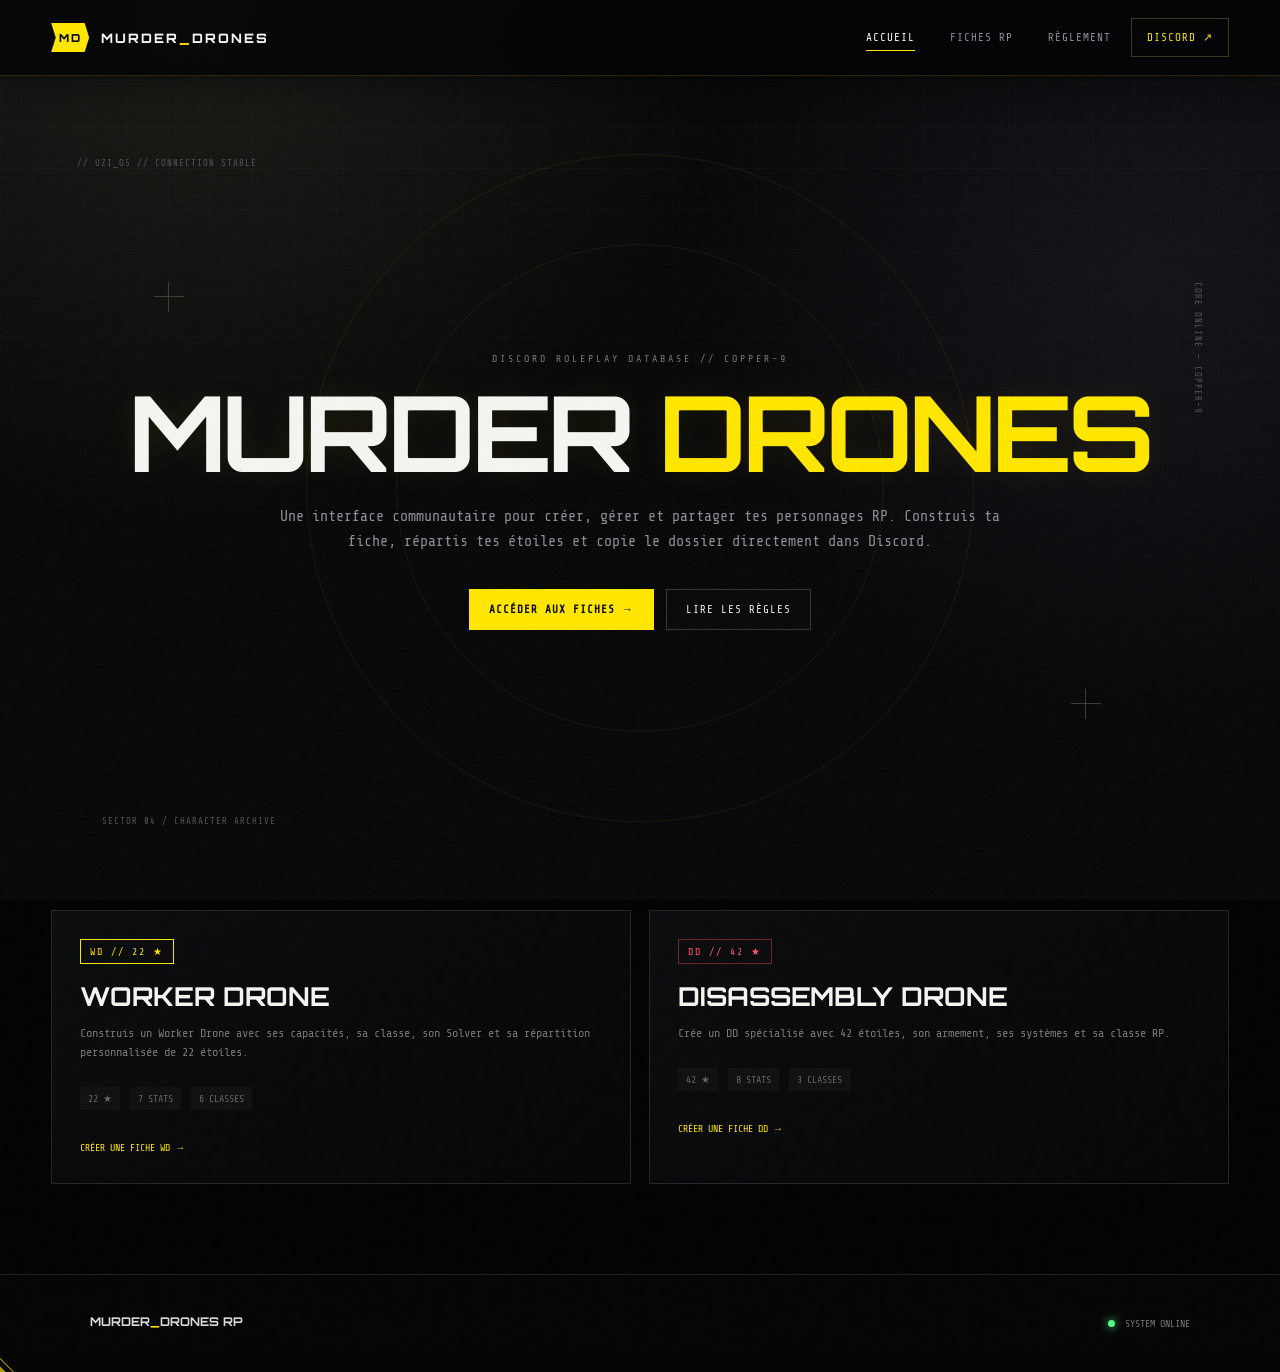
<file: index.html>
<!doctype html><html lang="fr"><head><meta charset="utf-8"><meta name="viewport" content="width=device-width,initial-scale=1"><title>Murder Drones RP // Database</title><link rel="stylesheet" href="assets/style.css"></head><body><div class="static-noise"></div><div class="boot"><div class="boot-inner"><div class="boot-line"><span>MD_RP_SYSTEM</span><span>v2.0</span></div><div class="boot-line"><span>LOADING CHARACTER DATABASE</span><span>...</span></div><div class="boot-bar"><i></i></div><div class="boot-skip">CLICK TO SKIP INITIALIZATION</div></div></div><div class="scanlines"></div><div class="noise"></div>
<header class="site-header"><a class="brand" href="index.html"><span class="brand-mark">MD</span><span>MURDER<span class="yellow">_</span>DRONES</span></a><button class="menu-toggle">☰</button><nav class="main-nav"><a class="active" href="index.html">ACCUEIL</a><a href="pages/fiches.html">FICHES RP</a><a href="pages/regles.html">RÈGLEMENT</a><a class="discord" href="https://discord.gg/mdroleplay">DISCORD ↗</a></nav></header>
<main><section class="hero"><div class="hero-hud"><span class="hud t">// UZI_OS // CONNECTION STABLE</span><span class="hud r">CORE ONLINE — COPPER-9</span><span class="hud b">SECTOR 04 / CHARACTER ARCHIVE</span><i class="cross c1"></i><i class="cross c2"></i></div><div class="hero-content"><span class="eyebrow">DISCORD ROLEPLAY DATABASE // COPPER-9</span><h1 class="glitch" data-text="MURDER DRONES">MURDER <span>DRONES</span></h1><p>Une interface communautaire pour créer, gérer et partager tes personnages RP. Construis ta fiche, répartis tes étoiles et copie le dossier directement dans Discord.</p><div class="hero-actions"><a class="btn btn-primary" href="pages/fiches.html">ACCÉDER AUX FICHES →</a><a class="btn" href="pages/regles.html">LIRE LES RÈGLES</a></div></div></section>
<section class="page" style="padding-top:10px"><div class="cards two"><a class="card dossier glitch-hover" href="pages/fiche-wd.html" data-text="WORKER DRONE"><span class="type-tag wd">WD // 22 ★</span><h2>WORKER DRONE</h2><p>Construis un Worker Drone avec ses capacités, sa classe, son Solver et sa répartition personnalisée de 22 étoiles.</p><div class="mini-stats"><span>22 ★</span><span>7 STATS</span><span>6 CLASSES</span></div><span class="card-link">CRÉER UNE FICHE WD →</span></a><a class="card dossier glitch-hover" href="pages/fiche-dd.html"><span class="type-tag dd">DD // 42 ★</span><h2>DISASSEMBLY DRONE</h2><p>Crée un DD spécialisé avec 42 étoiles, son armement, ses systèmes et sa classe RP.</p><div class="mini-stats"><span>42 ★</span><span>8 STATS</span><span>3 CLASSES</span></div><span class="card-link">CRÉER UNE FICHE DD →</span></a></div></section></main>
<footer class="site-footer"><div><b>MURDER<span class="yellow">_</span>DRONES RP</b><small></small></div><span class="status"><i></i> SYSTEM ONLINE</span></footer><script src="assets/app.js"></script></body></html>
</file>
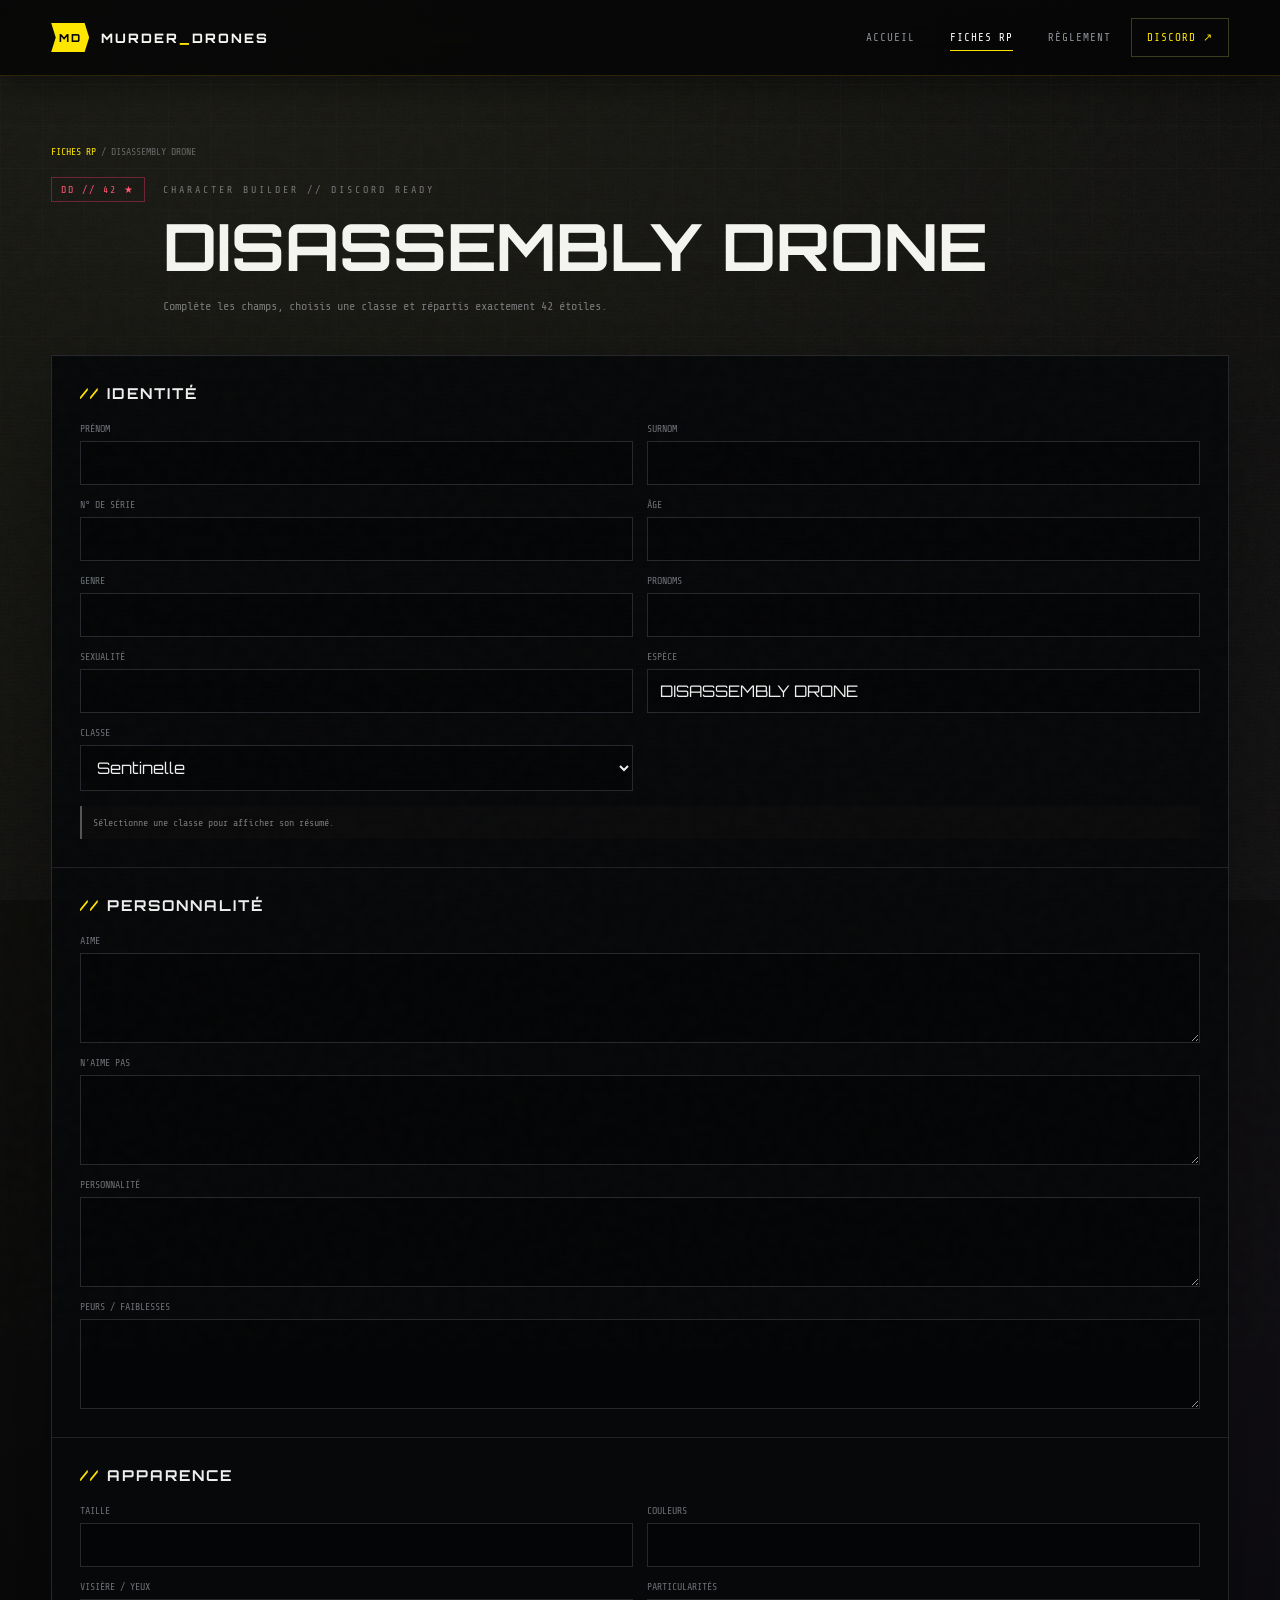
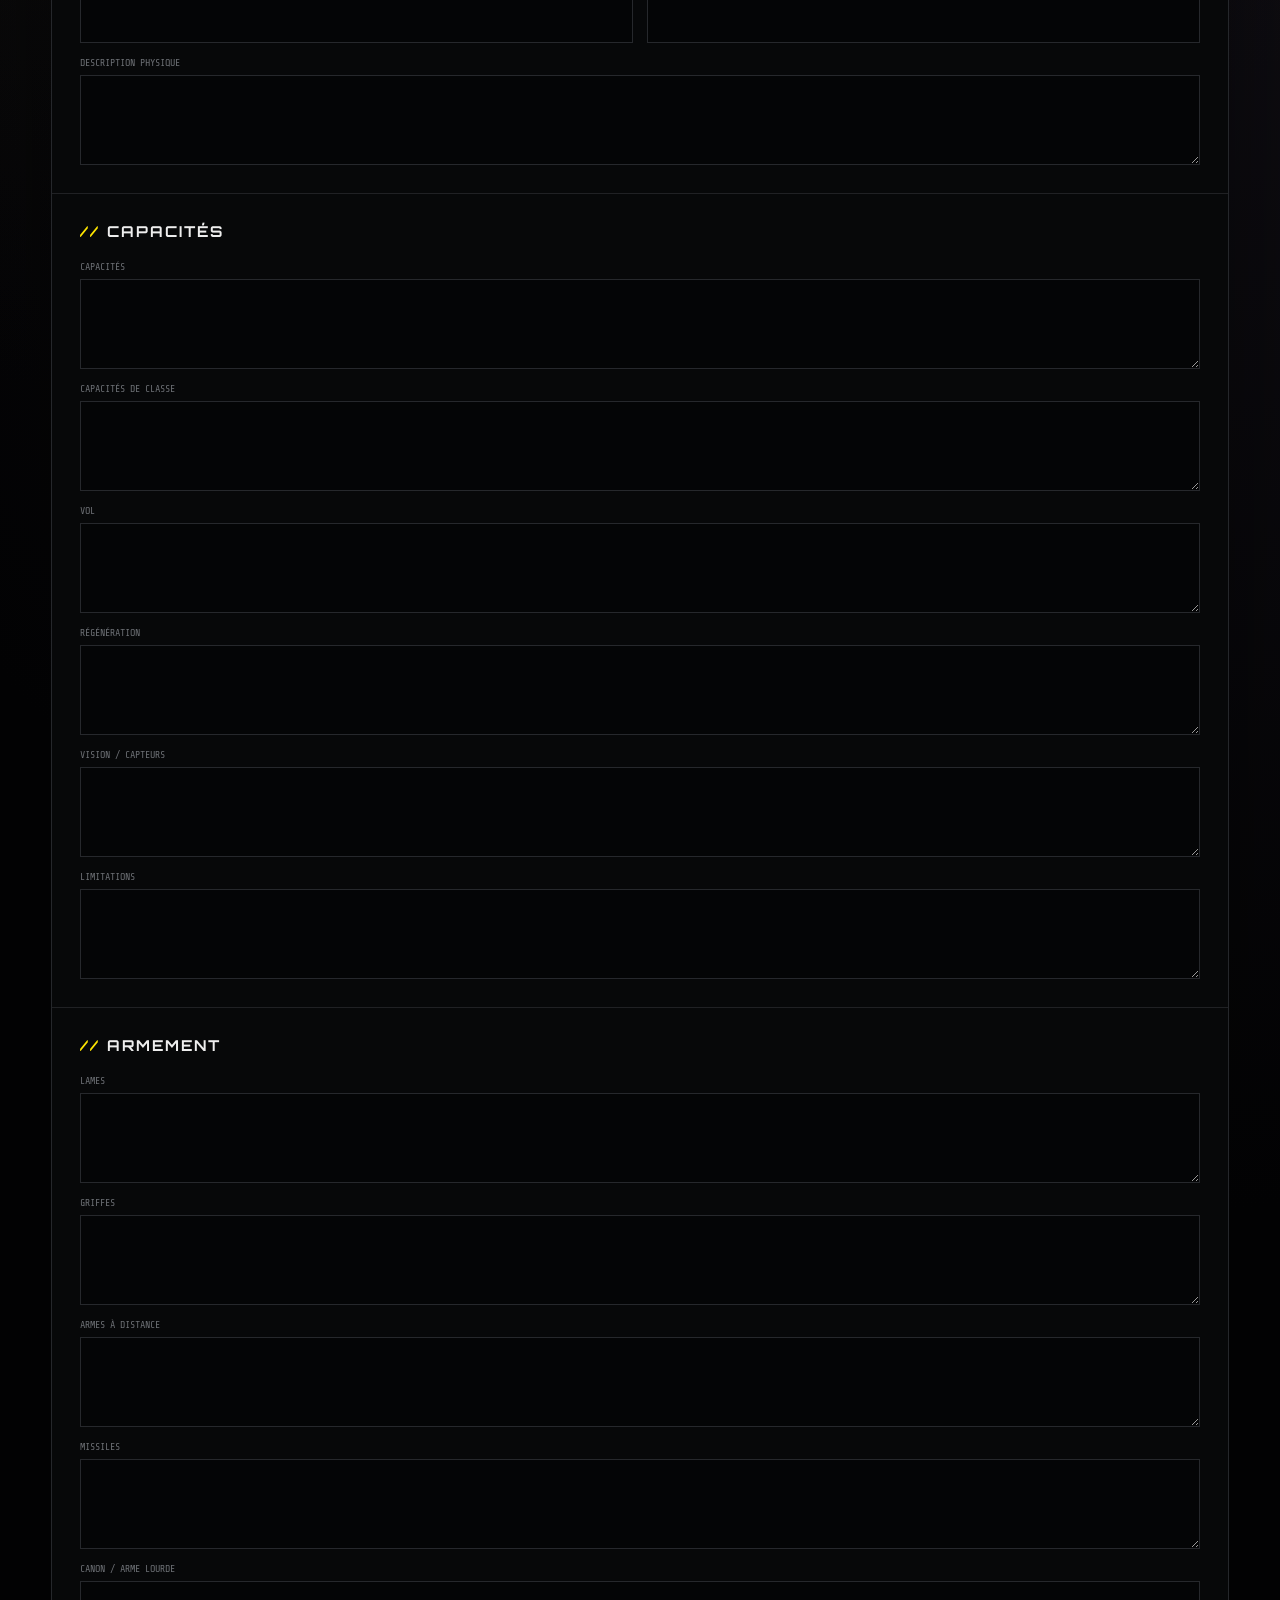
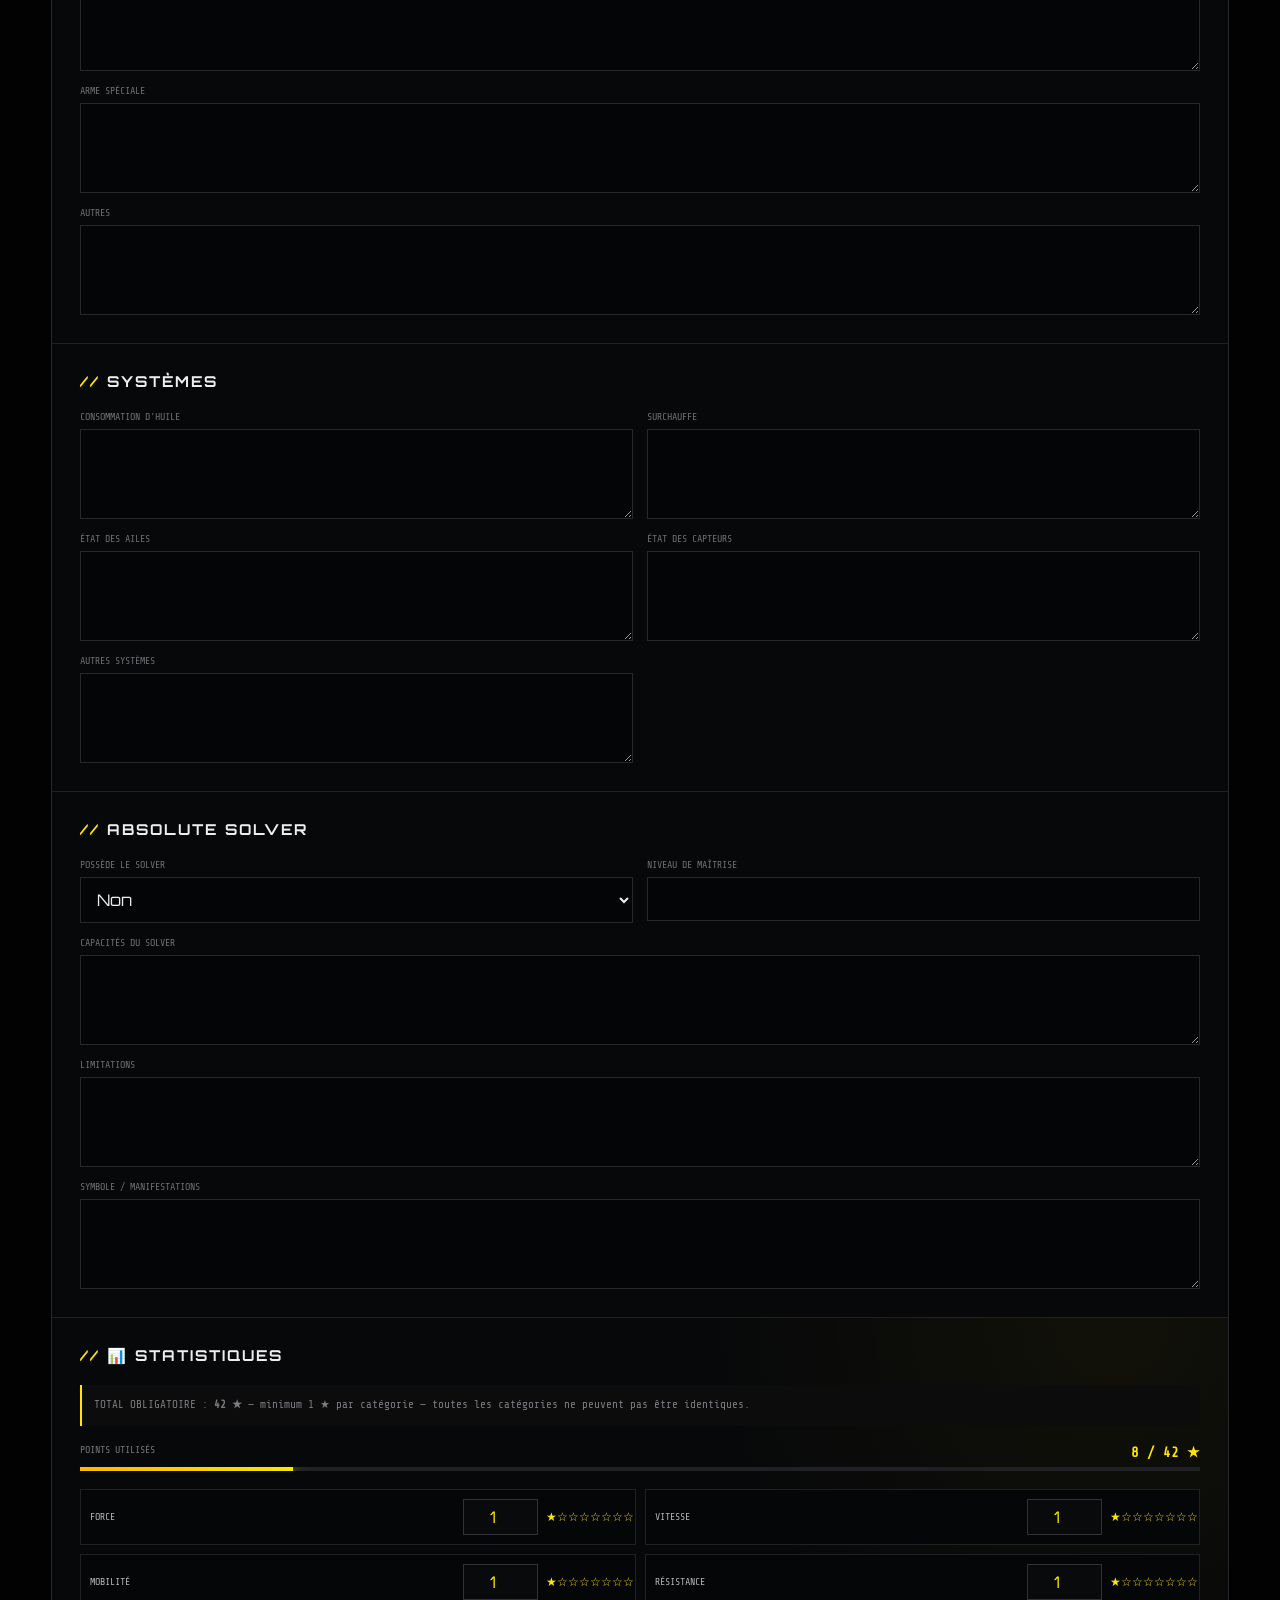
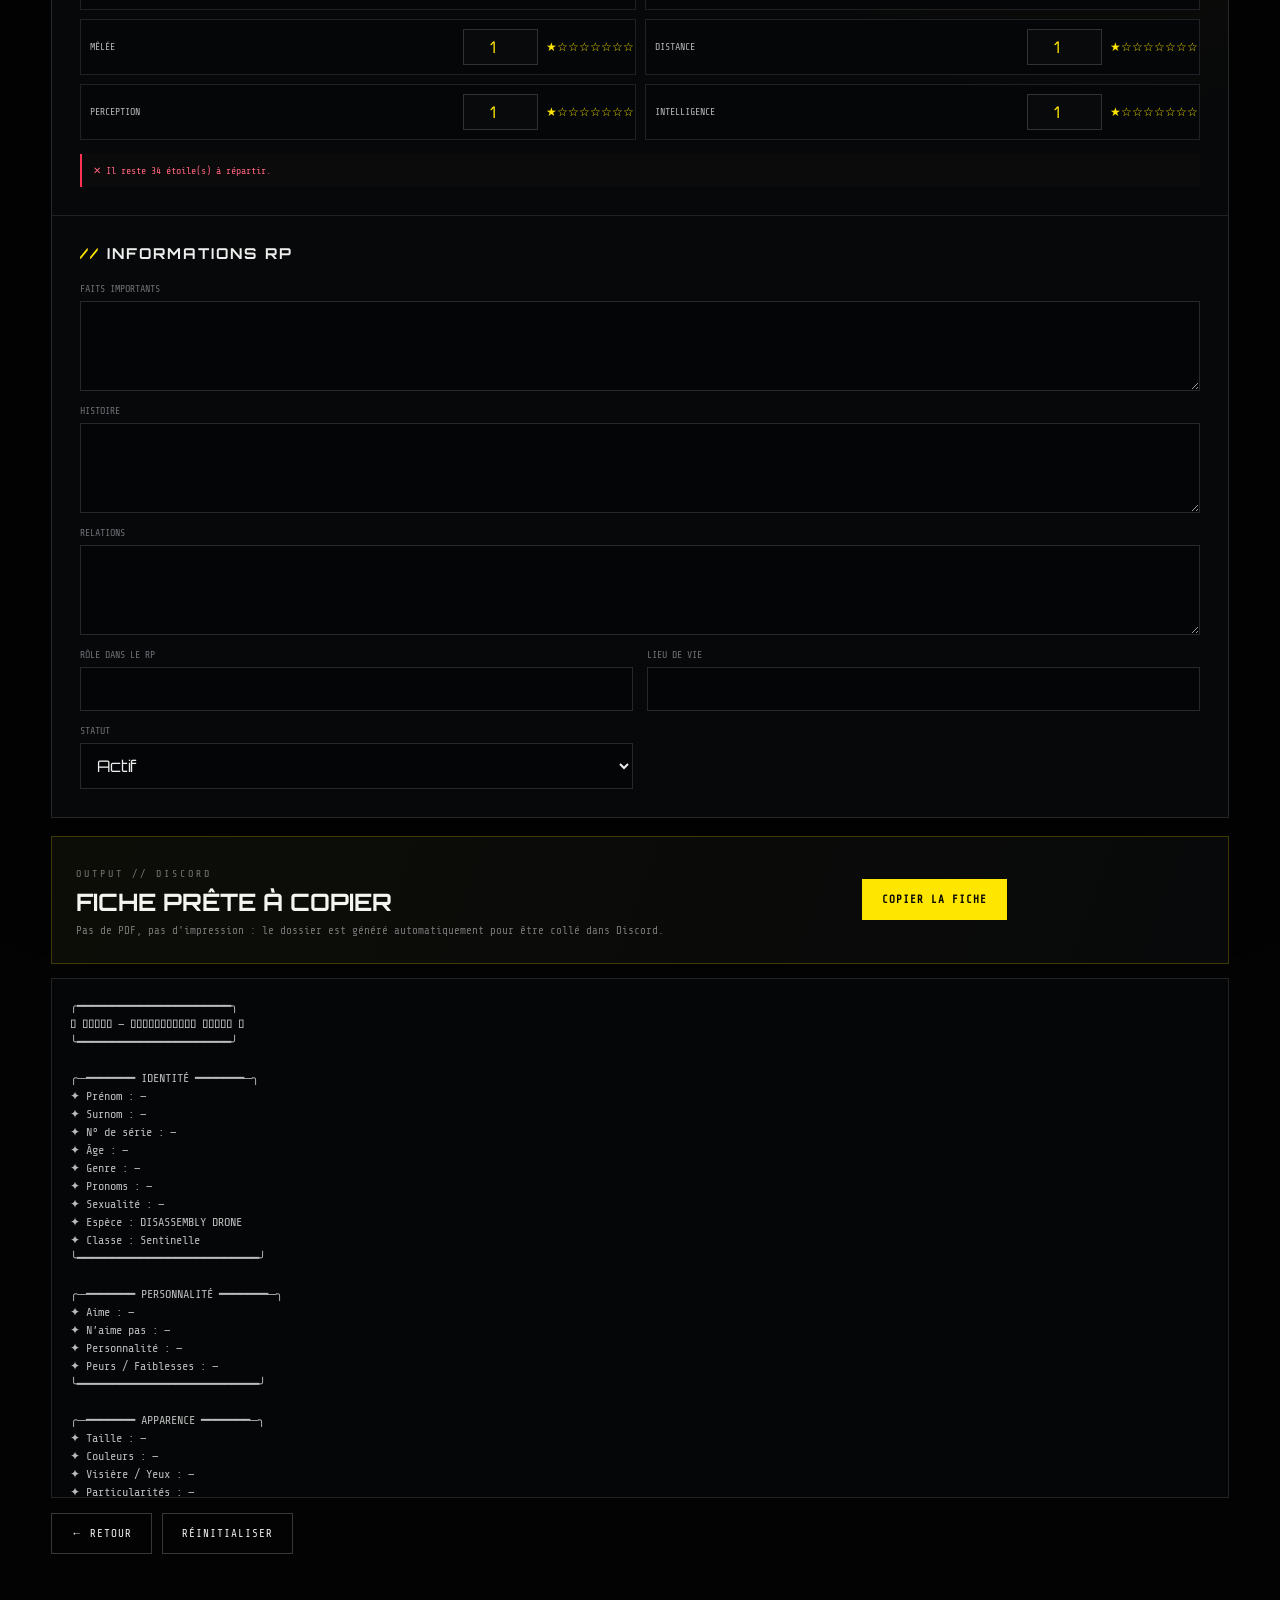
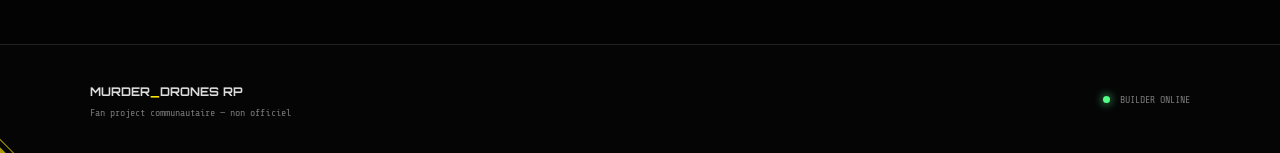
<file: pages/fiche-dd.html>
<!doctype html><html lang="fr"><head><meta charset="utf-8"><meta name="viewport" content="width=device-width,initial-scale=1"><title>DISASSEMBLY DRONE // Character Builder</title><link rel="stylesheet" href="../assets/style.css"></head><body><div class="static-noise"></div><div class="scanlines"></div><div class="noise"></div><header class="site-header"><a class="brand" href="../index.html"><span class="brand-mark">MD</span><span>MURDER<span class="yellow">_</span>DRONES</span></a><button class="menu-toggle">☰</button><nav class="main-nav"><a href="../index.html">ACCUEIL</a><a class="active" href="fiches.html">FICHES RP</a><a href="regles.html">RÈGLEMENT</a><a class="discord" href="#">DISCORD ↗</a></nav></header><main class="page"><div class="breadcrumbs"><a href="fiches.html">FICHES RP</a> / DISASSEMBLY DRONE</div><section class="sheet-head"><span class="type-tag dd">DD // 42 ★</span><div><span class="eyebrow">CHARACTER BUILDER // DISCORD READY</span><h1>DISASSEMBLY DRONE</h1><p>Complète les champs, choisis une classe et répartis exactement 42 étoiles.</p></div></section><div class="dossier-wrap"><section class="dossier-section"><h2>IDENTITÉ</h2><div class="form-grid"><div class="field-input"><label>Prénom</label><input data-copy></div><div class="field-input"><label>Surnom</label><input data-copy></div><div class="field-input"><label>N° de série</label><input data-copy></div><div class="field-input"><label>Âge</label><input data-copy></div><div class="field-input"><label>Genre</label><input data-copy></div><div class="field-input"><label>Pronoms</label><input data-copy></div><div class="field-input"><label>Sexualité</label><input data-copy></div><div class="field-input"><label>Espèce</label><input value="DISASSEMBLY DRONE" readonly data-copy></div><div class="field-input"><label>Classe</label><select id="classSelect" data-copy><option>Sentinelle</option><option>Intercepteur</option><option>Chasseur</option></select></div></div><div id="classInfo" class="validation" style="margin-top:15px">Sélectionne une classe pour afficher son résumé.</div></section><section class="dossier-section"><h2>PERSONNALITÉ</h2><div class="form-grid"><div class="field-input full"><label>Aime</label><textarea data-copy></textarea></div><div class="field-input full"><label>N’aime pas</label><textarea data-copy></textarea></div><div class="field-input full"><label>Personnalité</label><textarea data-copy></textarea></div><div class="field-input full"><label>Peurs / Faiblesses</label><textarea data-copy></textarea></div></div></section><section class="dossier-section"><h2>APPARENCE</h2><div class="form-grid"><div class="field-input"><label>Taille</label><input data-copy></div><div class="field-input"><label>Couleurs</label><input data-copy></div><div class="field-input"><label>Visière / Yeux</label><input data-copy></div><div class="field-input"><label>Particularités</label><input data-copy></div><div class="field-input full"><label>Description physique</label><textarea data-copy></textarea></div></div></section><section class="dossier-section"><h2>CAPACITÉS</h2><div class="form-grid"><div class="field-input full"><label>Capacités</label><textarea data-copy></textarea></div><div class="field-input full"><label>Capacités de classe</label><textarea data-copy></textarea></div><div class="field-input full"><label>Vol</label><textarea data-copy></textarea></div><div class="field-input full"><label>Régénération</label><textarea data-copy></textarea></div><div class="field-input full"><label>Vision / Capteurs</label><textarea data-copy></textarea></div><div class="field-input full"><label>Limitations</label><textarea data-copy></textarea></div></div></section><section class="dossier-section"><h2>ARMEMENT</h2><div class="form-grid"><div class="field-input full"><label>Lames</label><textarea data-copy></textarea></div><div class="field-input full"><label>Griffes</label><textarea data-copy></textarea></div><div class="field-input full"><label>Armes à distance</label><textarea data-copy></textarea></div><div class="field-input full"><label>Missiles</label><textarea data-copy></textarea></div><div class="field-input full"><label>Canon / Arme lourde</label><textarea data-copy></textarea></div><div class="field-input full"><label>Arme spéciale</label><textarea data-copy></textarea></div><div class="field-input full"><label>Autres</label><textarea data-copy></textarea></div></div></section><section class="dossier-section"><h2>SYSTÈMES</h2><div class="form-grid"><div class="field-input"><label>Consommation d'huile</label><textarea data-copy></textarea></div><div class="field-input"><label>Surchauffe</label><textarea data-copy></textarea></div><div class="field-input"><label>État des ailes</label><textarea data-copy></textarea></div><div class="field-input"><label>État des capteurs</label><textarea data-copy></textarea></div><div class="field-input"><label>Autres systèmes</label><textarea data-copy></textarea></div></div></section><section class="dossier-section"><h2>ABSOLUTE SOLVER</h2><div class="form-grid"><div class="field-input"><label>Possède le Solver</label><select data-copy><option>Non</option><option>Oui</option></select></div><div class="field-input"><label>Niveau de maîtrise</label><input data-copy></div><div class="field-input full"><label>Capacités du Solver</label><textarea data-copy></textarea></div><div class="field-input full"><label>Limitations</label><textarea data-copy></textarea></div><div class="field-input full"><label>Symbole / Manifestations</label><textarea data-copy></textarea></div></div></section><section class="dossier-section stats-editor"><h2>📊 STATISTIQUES</h2><p class="rule">TOTAL OBLIGATOIRE : <b>42 ★</b> — minimum 1 ★ par catégorie — toutes les catégories ne peuvent pas être identiques.</p><div class="budget"><span>POINTS UTILISÉS</span><strong id="dd_used">0 / 42 ★</strong></div><div class="progress"><i id="dd_bar"></i></div><div class="stat-grid"><div class="stat-row"><label>FORCE</label><input class="star-input" data-stat data-name="FORCE" type="number" min="1" max="8" value="1"><span class="star-preview">★</span></div><div class="stat-row"><label>VITESSE</label><input class="star-input" data-stat data-name="VITESSE" type="number" min="1" max="8" value="1"><span class="star-preview">★</span></div><div class="stat-row"><label>MOBILITÉ</label><input class="star-input" data-stat data-name="MOBILITÉ" type="number" min="1" max="8" value="1"><span class="star-preview">★</span></div><div class="stat-row"><label>RÉSISTANCE</label><input class="star-input" data-stat data-name="RÉSISTANCE" type="number" min="1" max="8" value="1"><span class="star-preview">★</span></div><div class="stat-row"><label>MÊLÉE</label><input class="star-input" data-stat data-name="MÊLÉE" type="number" min="1" max="8" value="1"><span class="star-preview">★</span></div><div class="stat-row"><label>DISTANCE</label><input class="star-input" data-stat data-name="DISTANCE" type="number" min="1" max="8" value="1"><span class="star-preview">★</span></div><div class="stat-row"><label>PERCEPTION</label><input class="star-input" data-stat data-name="PERCEPTION" type="number" min="1" max="8" value="1"><span class="star-preview">★</span></div><div class="stat-row"><label>INTELLIGENCE</label><input class="star-input" data-stat data-name="INTELLIGENCE" type="number" min="1" max="8" value="1"><span class="star-preview">★</span></div></div><div class="validation bad" id="dd_validation">✕ Répartition incomplète.</div></section><section class="dossier-section"><h2>INFORMATIONS RP</h2><div class="form-grid"><div class="field-input full"><label>Faits importants</label><textarea data-copy></textarea></div><div class="field-input full"><label>Histoire</label><textarea data-copy></textarea></div><div class="field-input full"><label>Relations</label><textarea data-copy></textarea></div><div class="field-input"><label>Rôle dans le RP</label><input data-copy></div><div class="field-input"><label>Lieu de vie</label><input data-copy></div><div class="field-input"><label>Statut</label><select data-copy><option>Actif</option><option>Mort</option><option>Disparu</option></select></div></div></section></div><div class="copy-panel"><div><span class="eyebrow">OUTPUT // DISCORD</span><h2>FICHE PRÊTE À COPIER</h2><p>Pas de PDF, pas d'impression : le dossier est généré automatiquement pour être collé dans Discord.</p></div><button id="copySheet" class="btn btn-primary">COPIER LA FICHE</button><span id="copyStatus" class="copy-status"></span></div><pre id="discordOutput" class="discord-output"></pre><div class="sheet-actions"><a class="btn btn-ghost" href="fiches.html">← RETOUR</a><button id="resetSheet" class="btn btn-ghost">RÉINITIALISER</button></div></main><footer class="site-footer"><div><b>MURDER<span class="yellow">_</span>DRONES RP</b><small>Fan project communautaire — non officiel</small></div><span class="status"><i></i> BUILDER ONLINE</span></footer><script src="../assets/app.js"></script><script>const classData={{"Éclaireur": "WD spécialisé en reconnaissance, perception et mobilité. L'écholocalisation permet de détecter des éléments dans un rayon indiqué par les règles.", "Médecin": "WD spécialisé dans les soins, le diagnostic et la réparation rapide. Ses statistiques privilégient la technique au combat.", "Analyste": "WD spécialisé dans l'analyse, la compréhension des systèmes et l'interprétation des informations.", "Opérateur": "WD orienté opération et intervention selon sa spécialisation RP.", "Survivant": "WD orienté survie et adaptation selon sa spécialisation RP.", "Hacker": "WD spécialisé dans le hacking, l'apprentissage numérique et la création technologique. Les systèmes protégés restent difficiles à pirater.", "Sentinelle": "DD spécialisé dans la force, le corps-à-corps et les armes de mêlée. Sa vitesse maximale est réduite par rapport aux autres classes DD.", "Intercepteur": "DD spécialisé dans la vitesse, le vol et la poursuite. Ses capacités aériennes sont améliorées et sa vitesse est son principal avantage.", "Chasseur": "DD spécialisé dans la traque, la perception et le combat à distance. Ses capteurs et son verrouillage de cible sont particulièrement développés."}};const cs=document.querySelector('#classSelect'),ci=document.querySelector('#classInfo');if(cs)cs.addEventListener('change',()=>ci.textContent=classData[cs.value]||'Classe sélectionnée.');</script></body></html>
</file>
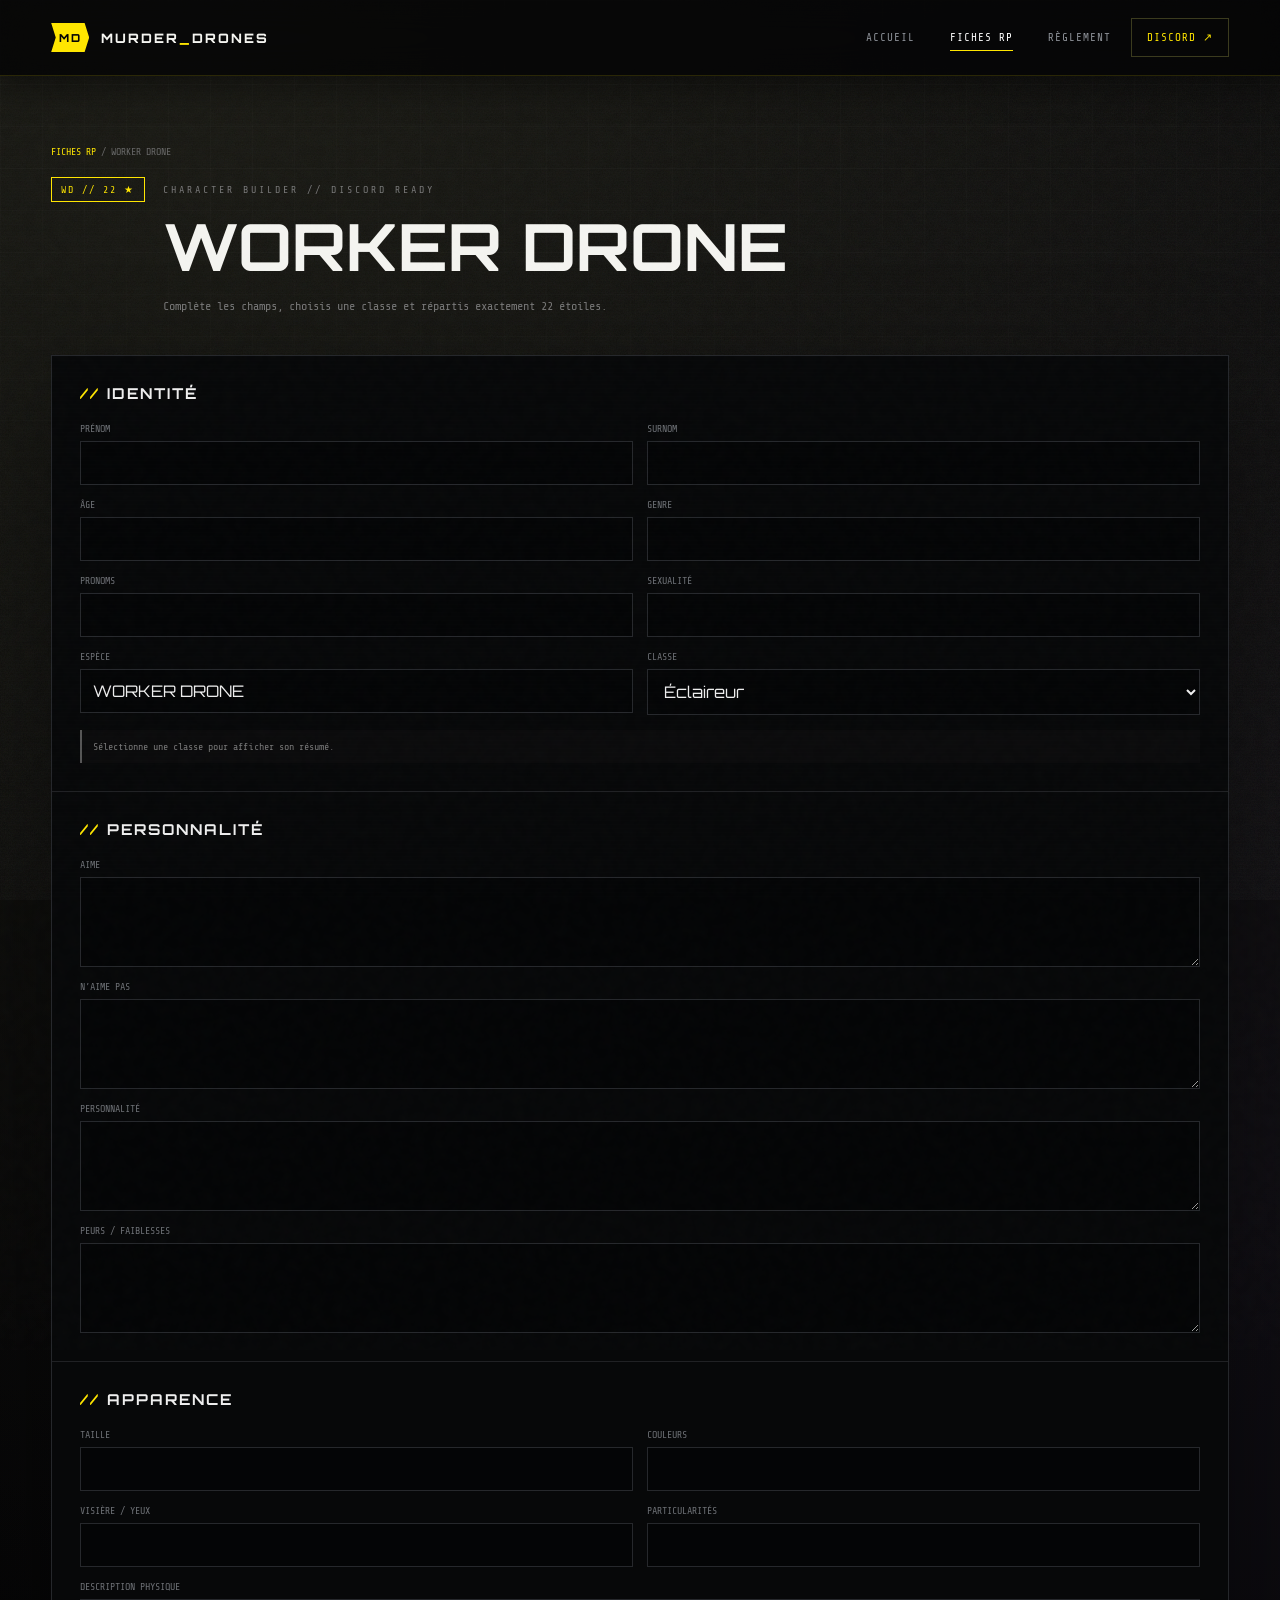
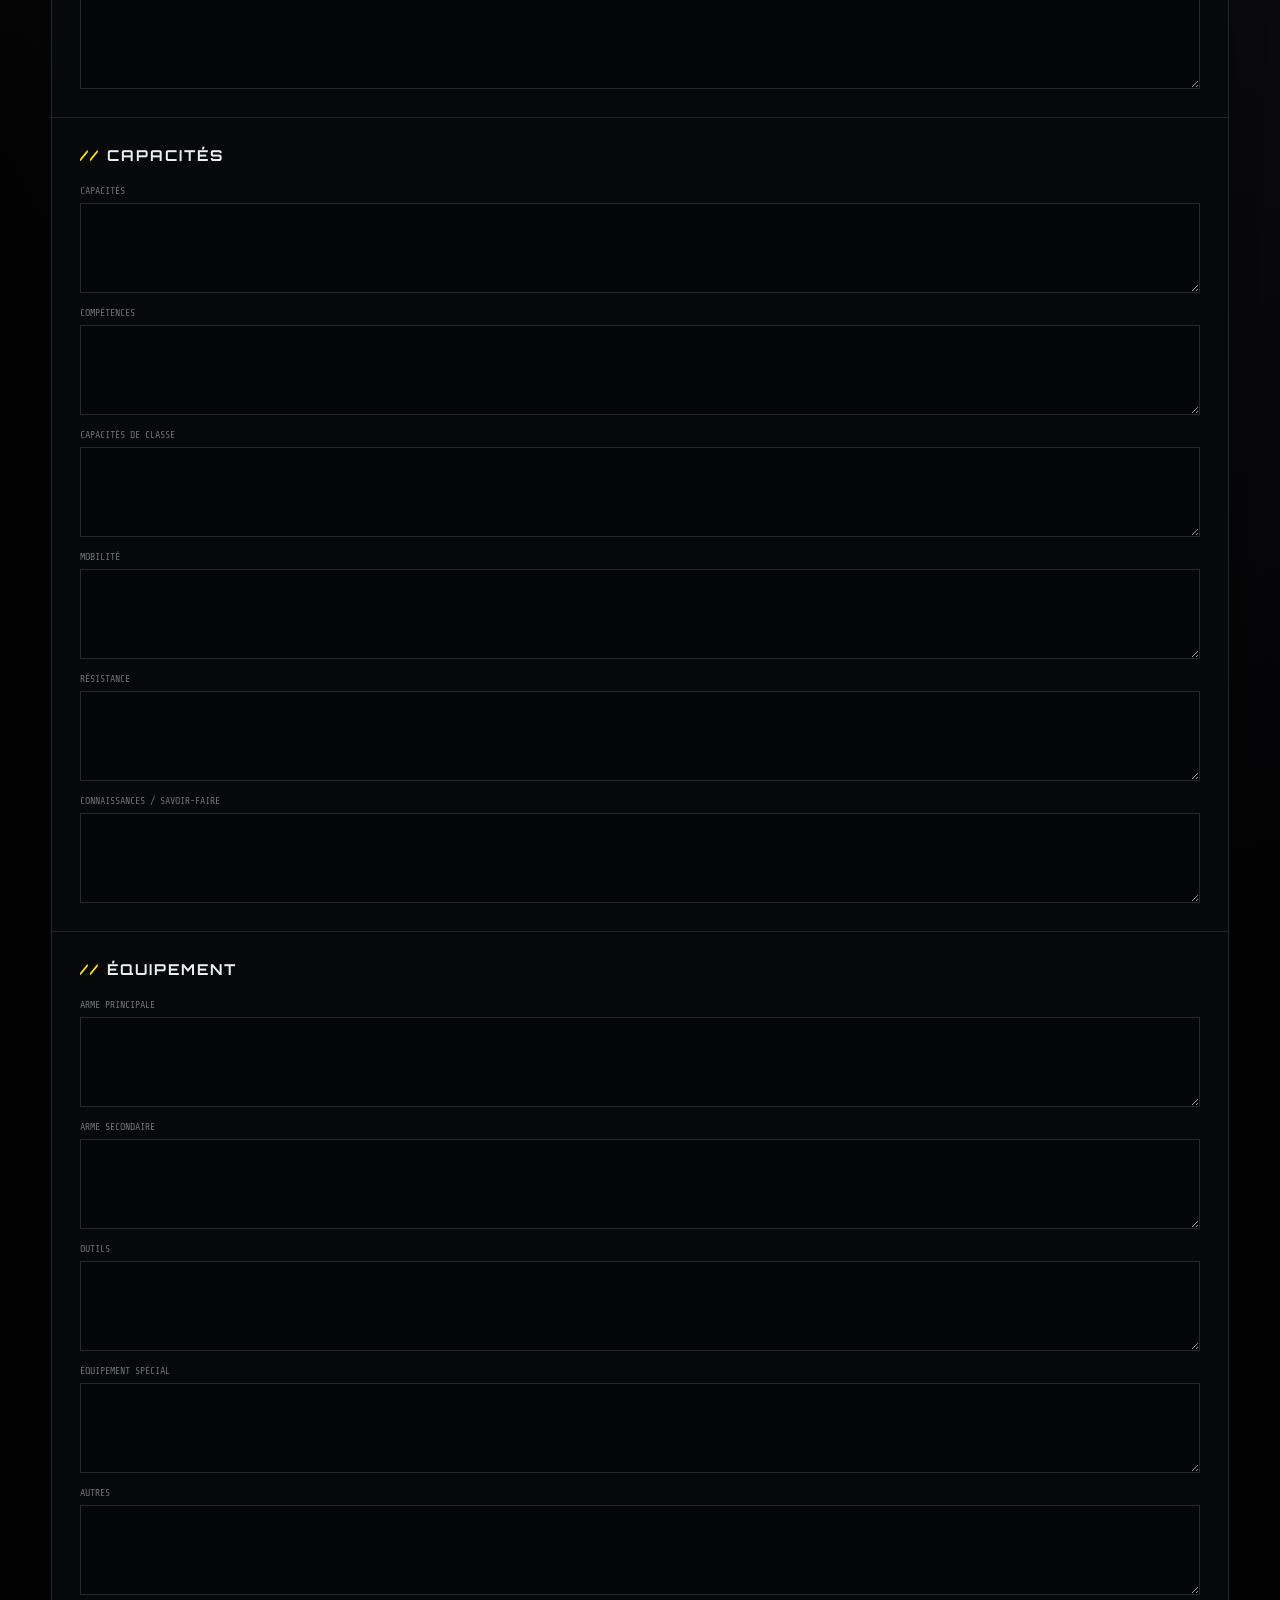
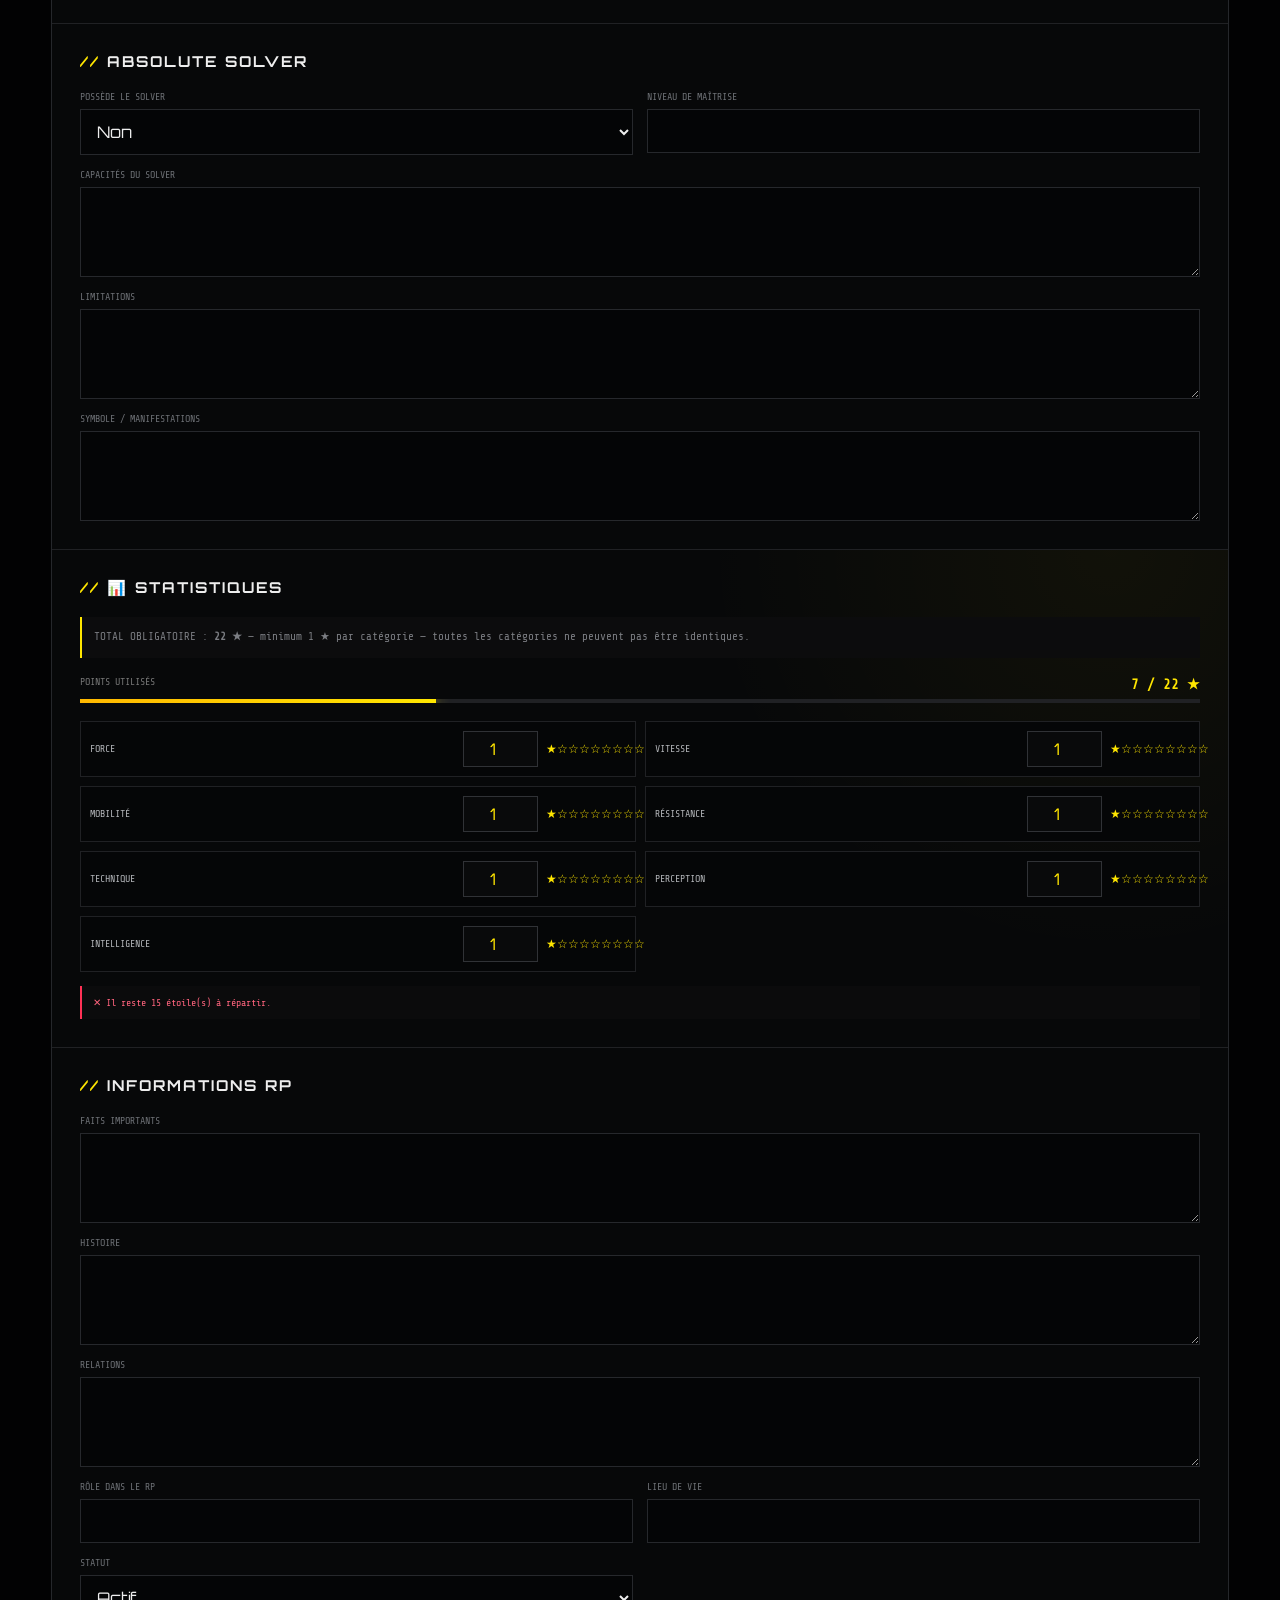
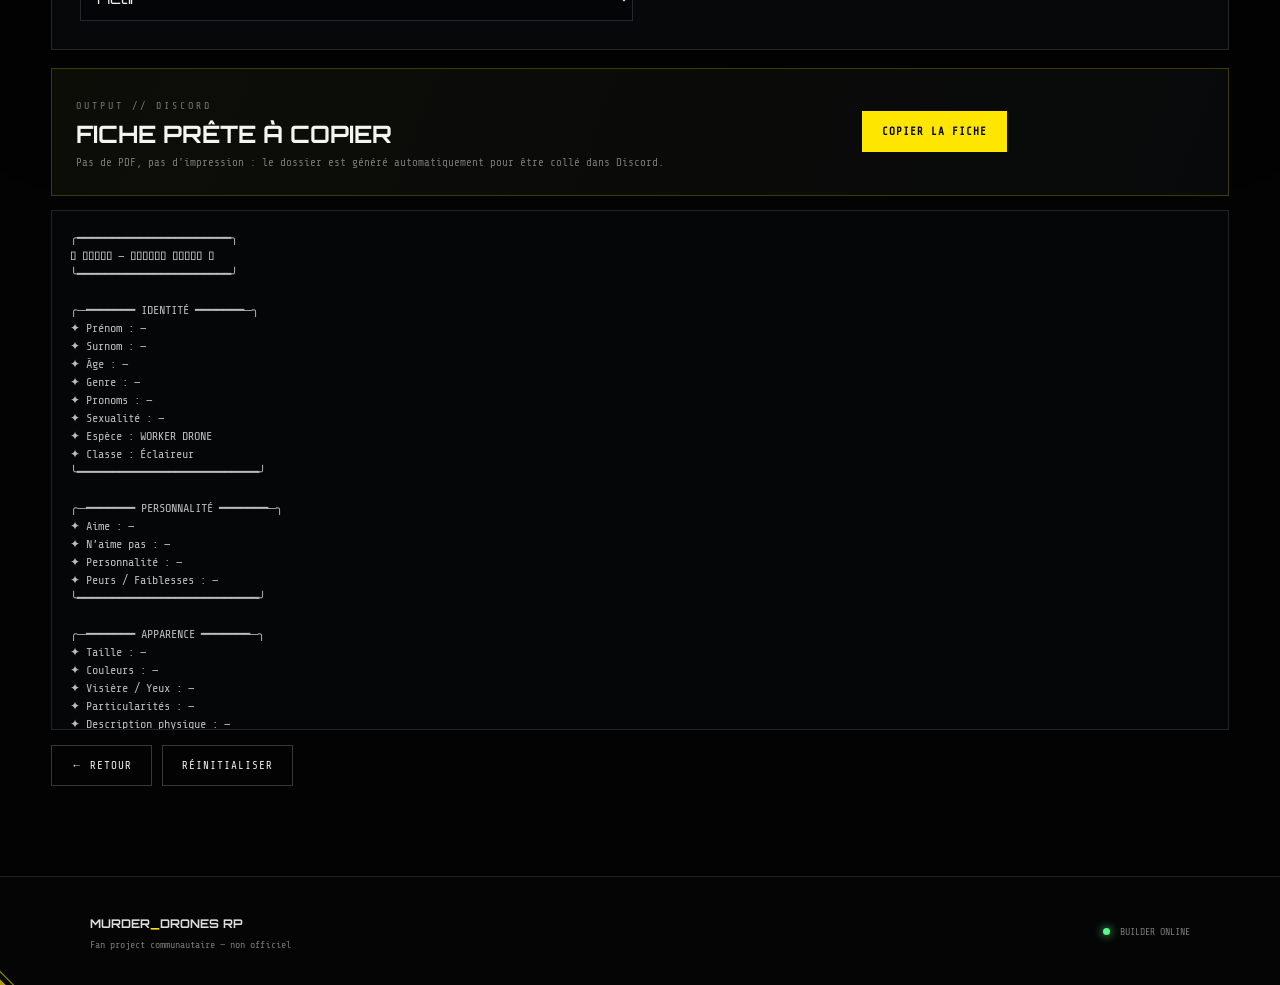
<file: pages/fiche-wd.html>
<!doctype html><html lang="fr"><head><meta charset="utf-8"><meta name="viewport" content="width=device-width,initial-scale=1"><title>WORKER DRONE // Character Builder</title><link rel="stylesheet" href="../assets/style.css"></head><body><div class="static-noise"></div><div class="scanlines"></div><div class="noise"></div><header class="site-header"><a class="brand" href="../index.html"><span class="brand-mark">MD</span><span>MURDER<span class="yellow">_</span>DRONES</span></a><button class="menu-toggle">☰</button><nav class="main-nav"><a href="../index.html">ACCUEIL</a><a class="active" href="fiches.html">FICHES RP</a><a href="regles.html">RÈGLEMENT</a><a class="discord" href="#">DISCORD ↗</a></nav></header><main class="page"><div class="breadcrumbs"><a href="fiches.html">FICHES RP</a> / WORKER DRONE</div><section class="sheet-head"><span class="type-tag wd">WD // 22 ★</span><div><span class="eyebrow">CHARACTER BUILDER // DISCORD READY</span><h1>WORKER DRONE</h1><p>Complète les champs, choisis une classe et répartis exactement 22 étoiles.</p></div></section><div class="dossier-wrap"><section class="dossier-section"><h2>IDENTITÉ</h2><div class="form-grid"><div class="field-input"><label>Prénom</label><input data-copy></div><div class="field-input"><label>Surnom</label><input data-copy></div><div class="field-input"><label>Âge</label><input data-copy></div><div class="field-input"><label>Genre</label><input data-copy></div><div class="field-input"><label>Pronoms</label><input data-copy></div><div class="field-input"><label>Sexualité</label><input data-copy></div><div class="field-input"><label>Espèce</label><input value="WORKER DRONE" readonly data-copy></div><div class="field-input"><label>Classe</label><select id="classSelect" data-copy><option>Éclaireur</option><option>Médecin</option><option>Analyste</option><option>Opérateur</option><option>Survivant</option><option>Hacker</option></select></div></div><div id="classInfo" class="validation" style="margin-top:15px">Sélectionne une classe pour afficher son résumé.</div></section><section class="dossier-section"><h2>PERSONNALITÉ</h2><div class="form-grid"><div class="field-input full"><label>Aime</label><textarea data-copy></textarea></div><div class="field-input full"><label>N’aime pas</label><textarea data-copy></textarea></div><div class="field-input full"><label>Personnalité</label><textarea data-copy></textarea></div><div class="field-input full"><label>Peurs / Faiblesses</label><textarea data-copy></textarea></div></div></section><section class="dossier-section"><h2>APPARENCE</h2><div class="form-grid"><div class="field-input"><label>Taille</label><input data-copy></div><div class="field-input"><label>Couleurs</label><input data-copy></div><div class="field-input"><label>Visière / Yeux</label><input data-copy></div><div class="field-input"><label>Particularités</label><input data-copy></div><div class="field-input full"><label>Description physique</label><textarea data-copy></textarea></div></div></section><section class="dossier-section"><h2>CAPACITÉS</h2><div class="form-grid"><div class="field-input full"><label>Capacités</label><textarea data-copy></textarea></div><div class="field-input full"><label>Compétences</label><textarea data-copy></textarea></div><div class="field-input full"><label>Capacités de classe</label><textarea data-copy></textarea></div><div class="field-input full"><label>Mobilité</label><textarea data-copy></textarea></div><div class="field-input full"><label>Résistance</label><textarea data-copy></textarea></div><div class="field-input full"><label>Connaissances / Savoir-faire</label><textarea data-copy></textarea></div></div></section><section class="dossier-section"><h2>ÉQUIPEMENT</h2><div class="form-grid"><div class="field-input full"><label>Arme principale</label><textarea data-copy></textarea></div><div class="field-input full"><label>Arme secondaire</label><textarea data-copy></textarea></div><div class="field-input full"><label>Outils</label><textarea data-copy></textarea></div><div class="field-input full"><label>Équipement spécial</label><textarea data-copy></textarea></div><div class="field-input full"><label>Autres</label><textarea data-copy></textarea></div></div></section><section class="dossier-section"><h2>ABSOLUTE SOLVER</h2><div class="form-grid"><div class="field-input"><label>Possède le Solver</label><select data-copy><option>Non</option><option>Oui</option></select></div><div class="field-input"><label>Niveau de maîtrise</label><input data-copy></div><div class="field-input full"><label>Capacités du Solver</label><textarea data-copy></textarea></div><div class="field-input full"><label>Limitations</label><textarea data-copy></textarea></div><div class="field-input full"><label>Symbole / Manifestations</label><textarea data-copy></textarea></div></div></section><section class="dossier-section stats-editor"><h2>📊 STATISTIQUES</h2><p class="rule">TOTAL OBLIGATOIRE : <b>22 ★</b> — minimum 1 ★ par catégorie — toutes les catégories ne peuvent pas être identiques.</p><div class="budget"><span>POINTS UTILISÉS</span><strong id="wd_used">0 / 22 ★</strong></div><div class="progress"><i id="wd_bar"></i></div><div class="stat-grid"><div class="stat-row"><label>FORCE</label><input class="star-input" data-stat data-name="FORCE" type="number" min="1" max="8" value="1"><span class="star-preview">★</span></div><div class="stat-row"><label>VITESSE</label><input class="star-input" data-stat data-name="VITESSE" type="number" min="1" max="8" value="1"><span class="star-preview">★</span></div><div class="stat-row"><label>MOBILITÉ</label><input class="star-input" data-stat data-name="MOBILITÉ" type="number" min="1" max="8" value="1"><span class="star-preview">★</span></div><div class="stat-row"><label>RÉSISTANCE</label><input class="star-input" data-stat data-name="RÉSISTANCE" type="number" min="1" max="8" value="1"><span class="star-preview">★</span></div><div class="stat-row"><label>TECHNIQUE</label><input class="star-input" data-stat data-name="TECHNIQUE" type="number" min="1" max="8" value="1"><span class="star-preview">★</span></div><div class="stat-row"><label>PERCEPTION</label><input class="star-input" data-stat data-name="PERCEPTION" type="number" min="1" max="8" value="1"><span class="star-preview">★</span></div><div class="stat-row"><label>INTELLIGENCE</label><input class="star-input" data-stat data-name="INTELLIGENCE" type="number" min="1" max="8" value="1"><span class="star-preview">★</span></div></div><div class="validation bad" id="wd_validation">✕ Répartition incomplète.</div></section><section class="dossier-section"><h2>INFORMATIONS RP</h2><div class="form-grid"><div class="field-input full"><label>Faits importants</label><textarea data-copy></textarea></div><div class="field-input full"><label>Histoire</label><textarea data-copy></textarea></div><div class="field-input full"><label>Relations</label><textarea data-copy></textarea></div><div class="field-input"><label>Rôle dans le RP</label><input data-copy></div><div class="field-input"><label>Lieu de vie</label><input data-copy></div><div class="field-input"><label>Statut</label><select data-copy><option>Actif</option><option>Mort</option><option>Disparu</option></select></div></div></section></div><div class="copy-panel"><div><span class="eyebrow">OUTPUT // DISCORD</span><h2>FICHE PRÊTE À COPIER</h2><p>Pas de PDF, pas d'impression : le dossier est généré automatiquement pour être collé dans Discord.</p></div><button id="copySheet" class="btn btn-primary">COPIER LA FICHE</button><span id="copyStatus" class="copy-status"></span></div><pre id="discordOutput" class="discord-output"></pre><div class="sheet-actions"><a class="btn btn-ghost" href="fiches.html">← RETOUR</a><button id="resetSheet" class="btn btn-ghost">RÉINITIALISER</button></div></main><footer class="site-footer"><div><b>MURDER<span class="yellow">_</span>DRONES RP</b><small>Fan project communautaire — non officiel</small></div><span class="status"><i></i> BUILDER ONLINE</span></footer><script src="../assets/app.js"></script><script>const classData={{"Éclaireur": "WD spécialisé en reconnaissance, perception et mobilité. L'écholocalisation permet de détecter des éléments dans un rayon indiqué par les règles.", "Médecin": "WD spécialisé dans les soins, le diagnostic et la réparation rapide. Ses statistiques privilégient la technique au combat.", "Analyste": "WD spécialisé dans l'analyse, la compréhension des systèmes et l'interprétation des informations.", "Opérateur": "WD orienté opération et intervention selon sa spécialisation RP.", "Survivant": "WD orienté survie et adaptation selon sa spécialisation RP.", "Hacker": "WD spécialisé dans le hacking, l'apprentissage numérique et la création technologique. Les systèmes protégés restent difficiles à pirater.", "Sentinelle": "DD spécialisé dans la force, le corps-à-corps et les armes de mêlée. Sa vitesse maximale est réduite par rapport aux autres classes DD.", "Intercepteur": "DD spécialisé dans la vitesse, le vol et la poursuite. Ses capacités aériennes sont améliorées et sa vitesse est son principal avantage.", "Chasseur": "DD spécialisé dans la traque, la perception et le combat à distance. Ses capteurs et son verrouillage de cible sont particulièrement développés."}};const cs=document.querySelector('#classSelect'),ci=document.querySelector('#classInfo');if(cs)cs.addEventListener('change',()=>ci.textContent=classData[cs.value]||'Classe sélectionnée.');</script></body></html>
</file>
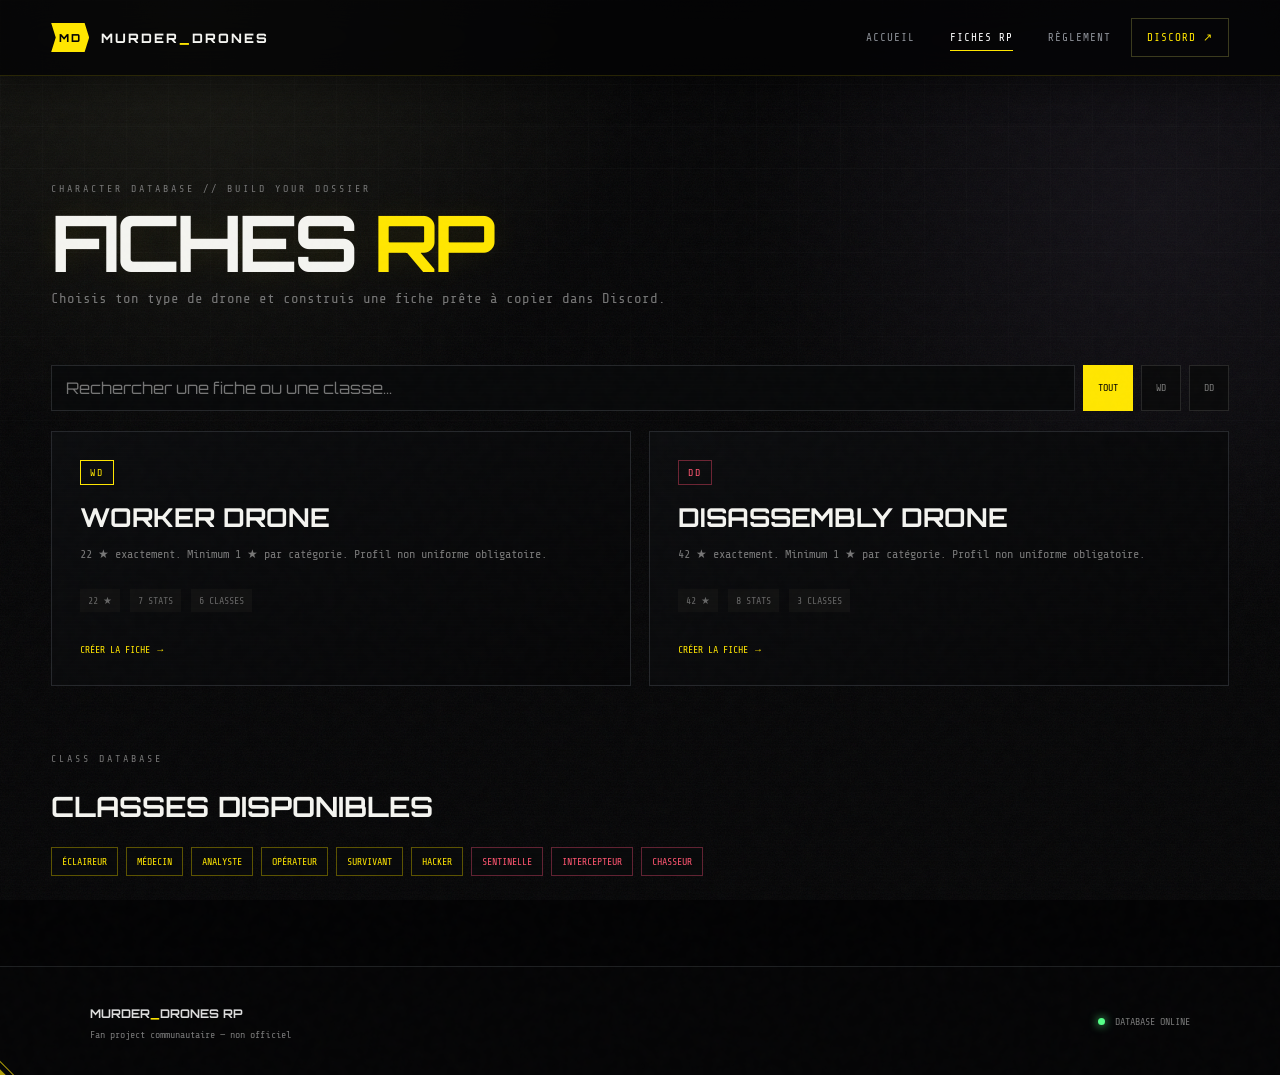
<file: pages/fiches.html>
<!doctype html><html lang="fr"><head><meta charset="utf-8"><meta name="viewport" content="width=device-width,initial-scale=1"><title>Fiches RP // Murder Drones</title><link rel="stylesheet" href="../assets/style.css"></head><body><div class="static-noise"></div><div class="scanlines"></div><div class="noise"></div><header class="site-header"><a class="brand" href="../index.html"><span class="brand-mark">MD</span><span>MURDER<span class="yellow">_</span>DRONES</span></a><button class="menu-toggle">☰</button><nav class="main-nav"><a href="../index.html">ACCUEIL</a><a class="active" href="fiches.html">FICHES RP</a><a href="regles.html">RÈGLEMENT</a><a class="discord" href="#">DISCORD ↗</a></nav></header><main class="page"><section class="page-title"><span class="eyebrow">CHARACTER DATABASE // BUILD YOUR DOSSIER</span><h1>FICHES <span>RP</span></h1><p>Choisis ton type de drone et construis une fiche prête à copier dans Discord.</p></section><div class="filter-bar"><input id="search" type="search" placeholder="Rechercher une fiche ou une classe..."><button class="filter active" data-filter="all">TOUT</button><button class="filter" data-filter="wd">WD</button><button class="filter" data-filter="dd">DD</button></div><section class="cards two"><a class="card dossier" data-type="wd" href="fiche-wd.html"><span class="type-tag wd">WD</span><h2>WORKER DRONE</h2><p>22 ★ exactement. Minimum 1 ★ par catégorie. Profil non uniforme obligatoire.</p><div class="mini-stats"><span>22 ★</span><span>7 STATS</span><span>6 CLASSES</span></div><span class="card-link">CRÉER LA FICHE →</span></a><a class="card dossier" data-type="dd" href="fiche-dd.html"><span class="type-tag dd">DD</span><h2>DISASSEMBLY DRONE</h2><p>42 ★ exactement. Minimum 1 ★ par catégorie. Profil non uniforme obligatoire.</p><div class="mini-stats"><span>42 ★</span><span>8 STATS</span><span>3 CLASSES</span></div><span class="card-link">CRÉER LA FICHE →</span></a></section><section class="class-directory"><div class="section-head"><span class="eyebrow">CLASS DATABASE</span><h2>CLASSES DISPONIBLES</h2></div><div class="class-chips"><span class="class-chip wd">ÉCLAIREUR</span><span class="class-chip wd">MÉDECIN</span><span class="class-chip wd">ANALYSTE</span><span class="class-chip wd">OPÉRATEUR</span><span class="class-chip wd">SURVIVANT</span><span class="class-chip wd">HACKER</span><span class="class-chip dd">SENTINELLE</span><span class="class-chip dd">INTERCEPTEUR</span><span class="class-chip dd">CHASSEUR</span></div></section></main><footer class="site-footer"><div><b>MURDER<span class="yellow">_</span>DRONES RP</b><small>Fan project communautaire — non officiel</small></div><span class="status"><i></i> DATABASE ONLINE</span></footer><script src="../assets/app.js"></script></body></html>
</file>
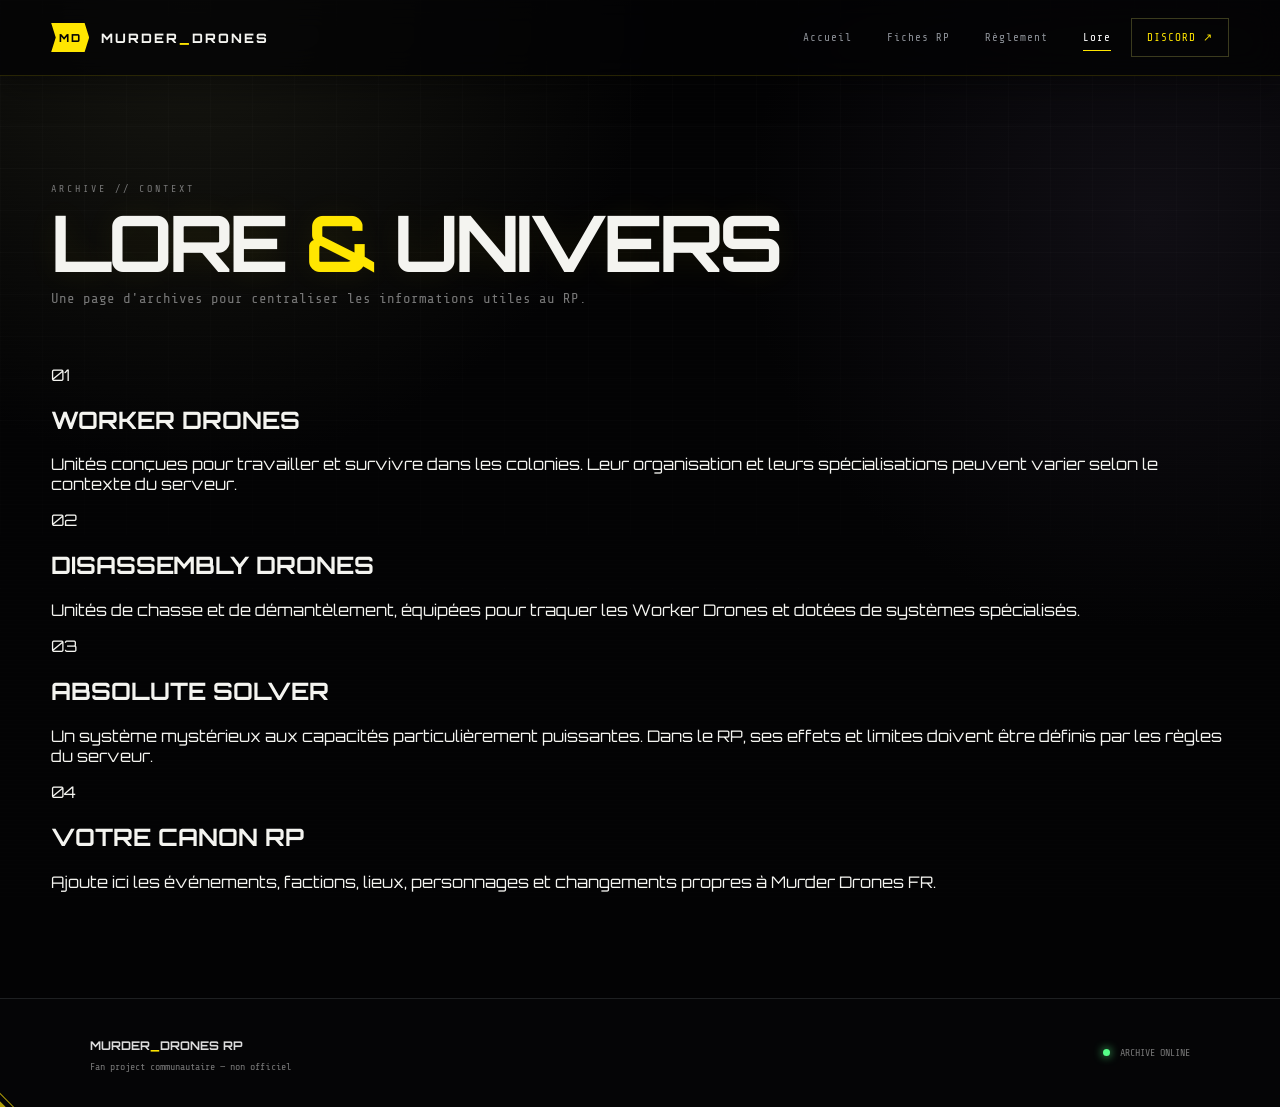
<file: pages/lore.html>
<!DOCTYPE html><html lang="fr"><head><meta charset="UTF-8"><meta name="viewport" content="width=device-width, initial-scale=1.0"><title>Lore // Murder Drones RP</title><link rel="stylesheet" href="../assets/style.css"></head><body><div class="scanlines"></div>
<header class="site-header"><a class="brand" href="../index.html"><span class="brand-mark">MD</span><span>MURDER<span class="yellow">_</span>DRONES</span></a><button class="menu-toggle">☰</button><nav class="main-nav"><a href="../index.html">Accueil</a><a href="fiches.html">Fiches RP</a><a href="regles.html">Règlement</a><a class="active" href="lore.html">Lore</a><a class="discord" href="#">DISCORD ↗</a></nav></header>
<main class="page"><section class="page-title"><span class="eyebrow">ARCHIVE // CONTEXT</span><h1>LORE <span>&amp;</span> UNIVERS</h1><p>Une page d'archives pour centraliser les informations utiles au RP.</p></section>
<div class="timeline"><article><div class="time">01</div><div><h2>WORKER DRONES</h2><p>Unités conçues pour travailler et survivre dans les colonies. Leur organisation et leurs spécialisations peuvent varier selon le contexte du serveur.</p></div></article><article><div class="time">02</div><div><h2>DISASSEMBLY DRONES</h2><p>Unités de chasse et de démantèlement, équipées pour traquer les Worker Drones et dotées de systèmes spécialisés.</p></div></article><article><div class="time">03</div><div><h2>ABSOLUTE SOLVER</h2><p>Un système mystérieux aux capacités particulièrement puissantes. Dans le RP, ses effets et limites doivent être définis par les règles du serveur.</p></div></article><article><div class="time">04</div><div><h2>VOTRE CANON RP</h2><p>Ajoute ici les événements, factions, lieux, personnages et changements propres à Murder Drones FR.</p></div></article></div></main>
<footer class="site-footer"><div><b>MURDER<span class="yellow">_</span>DRONES RP</b><small>Fan project communautaire — non officiel</small></div><span class="status"><i></i> ARCHIVE ONLINE</span></footer><script src="../assets/app.js"></script></body></html>
</file>
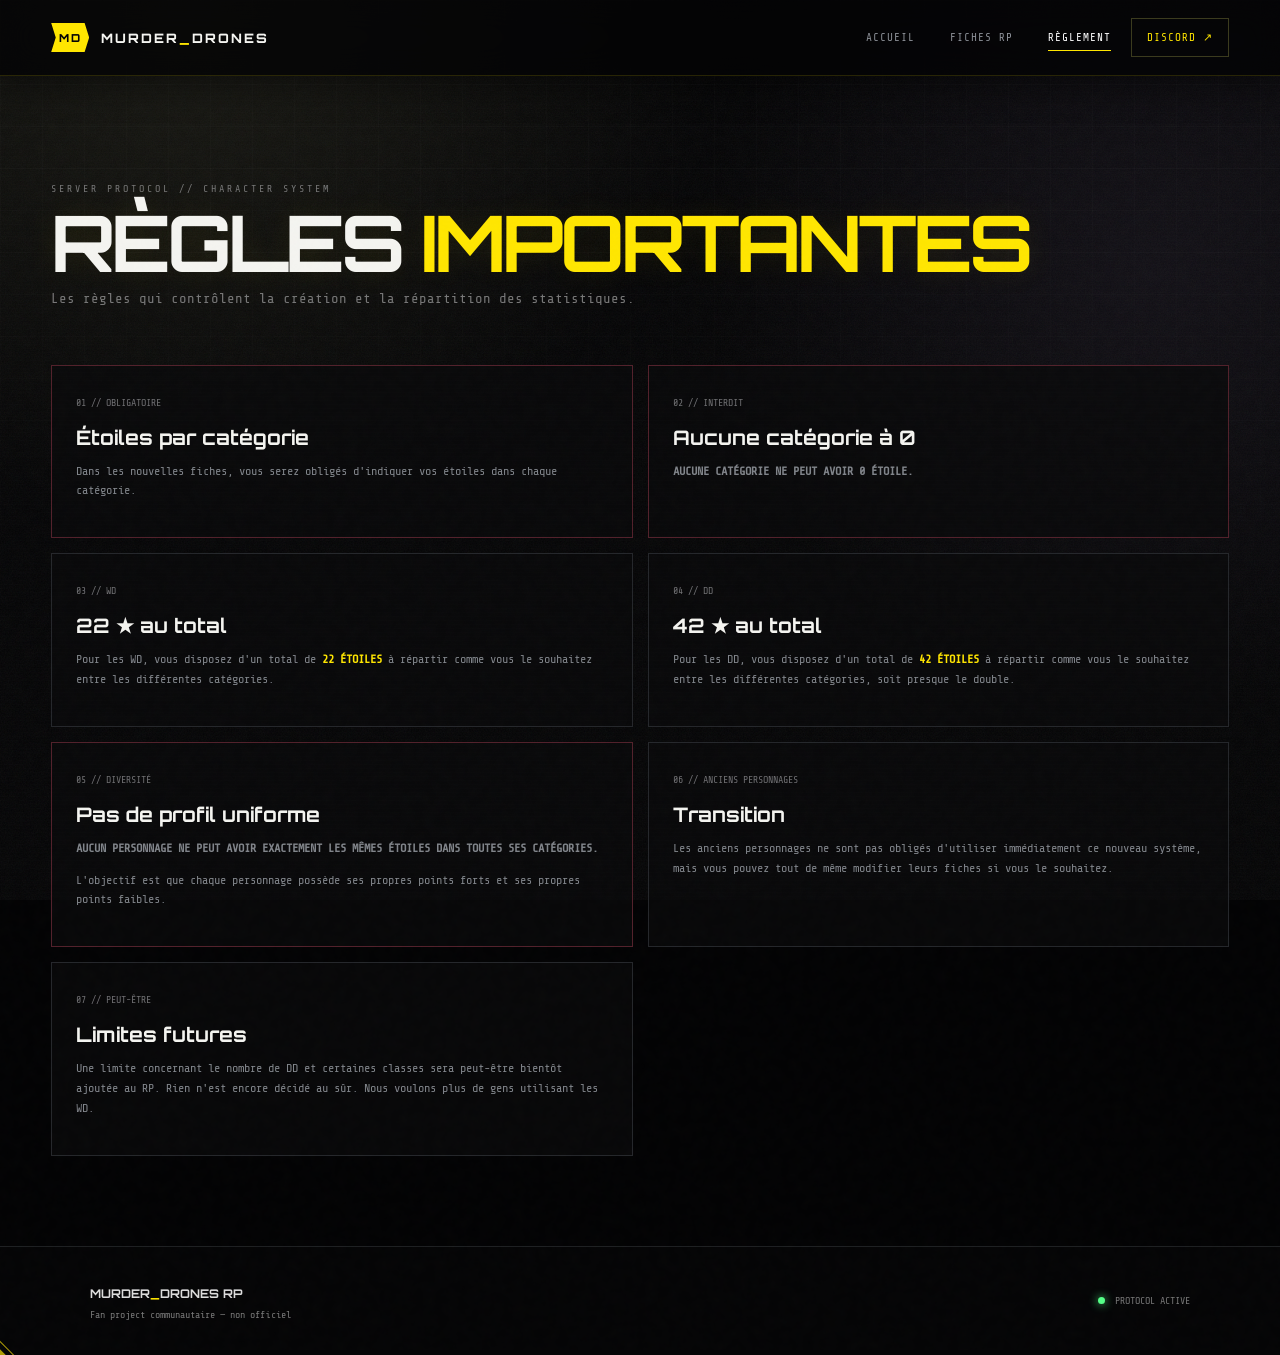
<file: pages/regles.html>
<!doctype html><html lang="fr"><head><meta charset="utf-8"><meta name="viewport" content="width=device-width,initial-scale=1"><title>Règlement // Murder Drones RP</title><link rel="stylesheet" href="../assets/style.css"></head><body><div class="static-noise"></div><div class="scanlines"></div><div class="noise"></div><header class="site-header"><a class="brand" href="../index.html"><span class="brand-mark">MD</span><span>MURDER<span class="yellow">_</span>DRONES</span></a><button class="menu-toggle">☰</button><nav class="main-nav"><a href="../index.html">ACCUEIL</a><a href="fiches.html">FICHES RP</a><a class="active" href="regles.html">RÈGLEMENT</a><a class="discord" href="#">DISCORD ↗</a></nav></header><main class="page"><section class="page-title"><span class="eyebrow">SERVER PROTOCOL // CHARACTER SYSTEM</span><h1>RÈGLES <span>IMPORTANTES</span></h1><p>Les règles qui contrôlent la création et la répartition des statistiques.</p></section><div class="rules"><article class="rule-critical"><span>01 // OBLIGATOIRE</span><h2>Étoiles par catégorie</h2><p>Dans les nouvelles fiches, vous serez obligés d'indiquer vos étoiles dans chaque catégorie.</p></article><article class="rule-critical"><span>02 // INTERDIT</span><h2>Aucune catégorie à 0</h2><p><b>AUCUNE CATÉGORIE NE PEUT AVOIR 0 ÉTOILE.</b></p></article><article><span>03 // WD</span><h2>22 ★ au total</h2><p>Pour les WD, vous disposez d'un total de <b class="yellow">22 ÉTOILES</b> à répartir comme vous le souhaitez entre les différentes catégories.</p></article><article><span>04 // DD</span><h2>42 ★ au total</h2><p>Pour les DD, vous disposez d'un total de <b class="yellow">42 ÉTOILES</b> à répartir comme vous le souhaitez entre les différentes catégories, soit presque le double.</p></article><article class="rule-critical"><span>05 // DIVERSITÉ</span><h2>Pas de profil uniforme</h2><p><b>AUCUN PERSONNAGE NE PEUT AVOIR EXACTEMENT LES MÊMES ÉTOILES DANS TOUTES SES CATÉGORIES.</b></p><p>L'objectif est que chaque personnage possède ses propres points forts et ses propres points faibles.</p></article><article><span>06 // ANCIENS PERSONNAGES</span><h2>Transition</h2><p>Les anciens personnages ne sont pas obligés d'utiliser immédiatement ce nouveau système, mais vous pouvez tout de même modifier leurs fiches si vous le souhaitez.</p></article><article><span>07 // PEUT-ÊTRE</span><h2>Limites futures</h2><p>Une limite concernant le nombre de DD et certaines classes sera peut-être bientôt ajoutée au RP. Rien n'est encore décidé au sûr. Nous voulons plus de gens utilisant les WD.</p></article></div></main><footer class="site-footer"><div><b>MURDER<span class="yellow">_</span>DRONES RP</b><small>Fan project communautaire — non officiel</small></div><span class="status"><i></i> PROTOCOL ACTIVE</span></footer><script src="../assets/app.js"></script></body></html>
</file>
<file: assets/style.css>
@import url('https://fonts.googleapis.com/css2?family=Orbitron:wght@400;500;600;700;800;900&family=Share+Tech+Mono&display=swap');
:root {
    --bg:#030304;
    --panel:#090a0c;
    --panel2:#0e1012;
    --line:#25272b;
    --white:#f4f4f0;
    --muted:#7c8087;
    --yellow:#ffe600;
    --yellow2:#ffb800;
    --red:#ff3155;
    --cyan:#67f6ff;
    --purple:#b56cff;
    --green:#55ff88;
    --shadow:0 0 40px rgba(255,230,0,.08)
}
* {
    box-sizing:border-box
}
html {
    scroll-behavior:smooth
}
body {
    margin:0;
    background:radial-gradient(circle at 15% 0,#171711 0,transparent 30%),radial-gradient(circle at 90% 20%,#100e14 0,transparent 28%),var(--bg);
    color:var(--white);
    font-family:Orbitron,Arial,sans-serif;
    min-height:100vh;
    overflow-x:hidden
}
body:before {
    content:"";
    position:fixed;
    inset:0;
    pointer-events:none;
    background-image:linear-gradient(rgba(255,255,255,.025) 1px,transparent 1px),linear-gradient(90deg,rgba(255,255,255,.018) 1px,transparent 1px);
    background-size:42px 42px;
    mask-image:linear-gradient(to bottom,black,transparent 85%);
    z-index:-2
}
.static-noise {
    position:fixed;
    inset:0;
    pointer-events:none;
    z-index:-1;
    opacity:.055;
    background-image:url("data:image/svg+xml,%3Csvg xmlns=\"http://www.w3.org/2000/svg\" width=\"180\" height=\"180\" viewBox=\"0 0 180 180\"%3E%3Cfilter id=\"grain\"%3E%3CfeTurbulence type=\"fractalNoise\" baseFrequency=\".72\" numOctaves=\"3\" stitchTiles=\"stitch\"/%3E%3C/filter%3E%3Crect width=\"100%25\" height=\"100%25\" filter=\"url(%23grain)\"/%3E%3C/svg%3E");
    mix-blend-mode:screen;
}
.scanlines {
    position:fixed;
    inset:0;
    pointer-events:none;
    z-index:20;
    background:repeating-linear-gradient(0deg,transparent 0 3px,rgba(255,255,255,.018) 4px);
    mix-blend-mode:screen;
    opacity:.45
}
.noise {
    position:fixed;
    inset:-50%;
    pointer-events:none;
    z-index:19;
    opacity:.025;
    background-image:url("data:image/svg+xml,%3Csvg viewBox='0 0 180 180' xmlns='http://www.w3.org/2000/svg'%3E%3Cfilter id='n'%3E%3CfeTurbulence type='fractalNoise' baseFrequency='.9' numOctaves='4' stitchTiles='stitch'/%3E%3C/filter%3E%3Crect width='100%25' height='100%25' filter='url(%23n)' opacity='.7'/%3E%3C/svg%3E");
    animation:noise .18s steps(2) infinite
}
.cursor {
    position:fixed;
    width:20px;
    height:20px;
    border:1px solid var(--yellow);
    pointer-events:none;
    z-index:100;
    transform:translate(-50%,-50%) rotate(45deg);
    opacity:.7;
    transition:width .1s,height .1s;
    mix-blend-mode:difference
}
.cursor:after {
    content:"";
    position:absolute;
    inset:5px;
    background:var(--yellow)
}
a {
    color:inherit;
    text-decoration:none
}
button,input,textarea,select {
    font:inherit
}
.site-header {
    position:sticky;
    top:0;
    z-index:50;
    height:76px;
    display:flex;
    align-items:center;
    justify-content:space-between;
    padding:0 clamp(18px,4vw,70px);
    background:rgba(3,3,4,.78);
    backdrop-filter:blur(16px);
    border-bottom:1px solid rgba(255,230,0,.14);
    box-shadow:0 8px 35px rgba(0,0,0,.45)
}
.brand {
    display:flex;
    align-items:center;
    gap:12px;
    font-size:13px;
    font-weight:800;
    letter-spacing:2px
}
.brand-mark {
    display:grid;
    place-items:center;
    width:38px;
    height:38px;
    background:var(--yellow);
    color:#050505;
    clip-path:polygon(0 12%,88% 12%,100% 50%,88% 88%,0 88%,12% 50%);
    font-size:11px
}
.yellow {
    color:var(--yellow)
}
.main-nav {
    display:flex;
    align-items:center;
    gap:5px
}
.main-nav a {
    position:relative;
    padding:12px 15px;
    color:#8d9198;
    font:11px 'Share Tech Mono';
    letter-spacing:1px;
    transition:.25s
}
.main-nav a:after {
    content:"";
    position:absolute;
    left:15px;
    right:15px;
    bottom:5px;
    height:1px;
    background:var(--yellow);
    transform:scaleX(0);
    transform-origin:left;
    transition:.25s
}
.main-nav a:hover,.main-nav a.active {
    color:#fff
}
.main-nav a:hover:after,.main-nav a.active:after {
    transform:scaleX(1)
}
.main-nav .discord {
    border:1px solid #3b3b1e;
    color:var(--yellow)
}
.menu-toggle {
    display:none;
    background:none;
    border:0;
    color:var(--yellow);
    font-size:24px
}
.hero {
    position:relative;
    min-height:calc(100vh - 76px);
    display:grid;
    place-items:center;
    padding:80px 7vw;
    overflow:hidden
}
.hero:before,.hero:after {
    content:"";
    position:absolute;
    width:52vw;
    height:52vw;
    border:1px solid rgba(255,230,0,.08);
    border-radius:50%;
    animation:spin 28s linear infinite
}
.hero:after {
    width:38vw;
    height:38vw;
    border-color:rgba(230,255,0,.07);
    animation-direction:reverse;
    animation-duration:19s
}
.hero-content {
    position:relative;
    z-index:2;
    max-width:1100px;
    text-align:center
}
.eyebrow {
    font:10px 'Share Tech Mono';
    letter-spacing:3px;
    color:#777;
    text-transform:uppercase
}
.hero h1,.page-title h1 {
    font-size:clamp(42px,9vw,105px);
    line-height:.88;
    margin:20px 0 25px;
    letter-spacing:-4px;
    text-shadow:0 0 30px rgba(255,230,0,.08)
}
.hero h1 span,.page-title h1 span {
    color:var(--yellow)
}
.hero p {
    max-width:720px;
    margin:0 auto;
    color:#8c8f95;
    font:15px/1.7 'Share Tech Mono'
}
.hero-actions {
    display:flex;
    justify-content:center;
    gap:12px;
    margin-top:34px;
    flex-wrap:wrap
}
.btn {
    border:1px solid #373737;
    padding:13px 19px;
    background:#0a0a0b;
    color:#eee;
    font:11px 'Share Tech Mono';
    letter-spacing:1px;
    cursor:pointer;
    transition:.25s
}
.btn:hover {
    transform:translateY(-2px);
    border-color:var(--yellow);
    box-shadow:0 10px 30px rgba(255,230,0,.08)
}
.btn-primary {
    background:var(--yellow);
    color:#050505;
    border-color:var(--yellow);
    font-weight:bold
}
.btn-primary:hover {
    background:#fff
}
.btn-ghost {
    background:transparent
}
.hero-hud {
    position:absolute;
    inset:0;
    pointer-events:none
}
.hud {
    position:absolute;
    font:9px 'Share Tech Mono';
    color:#555;
    letter-spacing:1px
}
.hud.t {
    top:10%;
    left:6%
}
.hud.r {
    top:25%;
    right:6%;
    writing-mode:vertical-rl
}
.hud.b {
    bottom:9%;
    left:8%
}
.cross {
    position:absolute;
    width:30px;
    height:30px
}
.cross:before,.cross:after {
    content:"";
    position:absolute;
    background:#3d3d31
}
.cross:before {
    width:30px;
    height:1px;
    top:14px
}
.cross:after {
    height:30px;
    width:1px;
    left:14px
}
.c1 {
    left:12%;
    top:25%
}
.c2 {
    right:14%;
    bottom:22%
}
.page {
    width:min(1250px,92vw);
    margin:auto;
    padding:70px 0 90px
}
.page-title {
    padding:30px 0 45px
}
.page-title h1 {
    font-size:clamp(40px,7vw,78px);
    margin:12px 0
}
.page-title p {
    color:#777;
    font:14px 'Share Tech Mono'
}
.cards {
    display:grid;
    gap:18px
}
.cards.two {
    grid-template-columns:repeat(2,1fr)
}
.card {
    position:relative;
    border:1px solid var(--line);
    background:linear-gradient(145deg,#0c0d0f,#060607);
    padding:28px;
    overflow:hidden;
    transition:.35s
}
.card:before {
    content:"";
    position:absolute;
    inset:-100%;
    background:conic-gradient(from 0deg,transparent 0 70%,rgba(255,230,0,.18) 75%,transparent 80%);
    animation:spin 8s linear infinite;
    opacity:0
}
.card:hover {
    transform:translateY(-6px);
    border-color:#555;
    box-shadow:var(--shadow)
}
.card:hover:before {
    opacity:1
}
.card>* {
    position:relative;
    z-index:1
}
.dossier h2 {
    font-size:26px;
    margin:16px 0 8px
}
.dossier p {
    color:#777;
    font:12px/1.6 'Share Tech Mono'
}
.type-tag {
    display:inline-block;
    padding:6px 9px;
    border:1px solid var(--yellow);
    color:var(--yellow);
    font:10px 'Share Tech Mono';
    letter-spacing:2px
}
.type-tag.dd,.dd {
    color:#ff5570;
    border-color:#6c2433
}
.mini-stats {
    display:flex;
    gap:10px;
    margin:25px 0;
    color:#666;
    font:10px 'Share Tech Mono';
    flex-wrap:wrap
}
.mini-stats span {
    padding:6px 8px;
    background:#111
}
.card-link {
    color:var(--yellow);
    font:10px 'Share Tech Mono'
}
.filter-bar {
    display:flex;
    gap:8px;
    flex-wrap:wrap;
    margin-bottom:20px
}
.filter-bar input {
    flex:1;
    min-width:220px;
    background:#08090a;
    border:1px solid #25272a;
    color:#fff;
    padding:12px 14px;
    outline:none
}
.filter {
    background:#0a0a0b;
    border:1px solid #272727;
    color:#777;
    padding:10px 14px;
    cursor:pointer;
    font:10px 'Share Tech Mono'
}
.filter.active,.filter:hover {
    color:#050505;
    background:var(--yellow);
    border-color:var(--yellow)
}
.class-directory {
    margin-top:60px
}
.section-head h2 {
    font-size:28px
}
.class-chips {
    display:flex;
    flex-wrap:wrap;
    gap:8px
}
.class-chip {
    font:10px 'Share Tech Mono';
    padding:8px 10px;
    background:#08090a;
    border:1px solid #292929
}
.class-chip.wd {
    color:var(--yellow);
    border-color:#5c5300
}
.class-chip.dd {
    color:#ff5570;
    border-color:#612232
}
.class-chip.human {
    color:var(--cyan);
    border-color:#245d62
}
.class-chip.sent {
    color:var(--purple);
    border-color:#50386a
}
.rules {
    display:grid;
    grid-template-columns:repeat(2,1fr);
    gap:15px
}
.rules article {
    padding:24px;
    border:1px solid var(--line);
    background:rgba(10,10,12,.8);
    min-height:160px;
    transition:.25s
}
.rules article:hover {
    transform:translateY(-3px);
    border-color:#555
}
.rules article>span {
    font:10px 'Share Tech Mono';
    color:#6f6f72
}
.rules h2 {
    font-size:20px;
    margin:15px 0 10px
}
.rules p {
    color:#81858b;
    font:12px/1.65 'Share Tech Mono'
}
.rules .rule-critical {
    border-color:#52212b
}
.sheet-head {
    display:flex;
    gap:18px;
    align-items:flex-start;
    margin-bottom:30px
}
.sheet-head h1 {
    font-size:clamp(34px,6vw,65px);
    margin:8px 0
}
.sheet-head p {
    color:#777;
    font:12px 'Share Tech Mono'
}
.dossier-wrap {
    border:1px solid #25272b;
    background:#070809;
    box-shadow:0 30px 100px rgba(0,0,0,.4)
}
.dossier-section {
    padding:28px;
    border-bottom:1px solid #202124
}
.dossier-section:last-child {
    border-bottom:0
}
.dossier-section h2 {
    font-size:15px;
    letter-spacing:2px;
    margin:0 0 20px;
    color:#eee
}
.dossier-section h2:before {
    content:"// ";
    color:var(--yellow)
}
.form-grid {
    display:grid;
    grid-template-columns:repeat(2,1fr);
    gap:14px
}
.field-input {
    display:flex;
    flex-direction:column;
    gap:7px
}
.field-input.full {
    grid-column:1/-1
}
.field-input label {
    font:10px 'Share Tech Mono';
    color:#6d7075;
    text-transform:uppercase
}
.field-input input,.field-input textarea,.field-input select {
    width:100%;
    background:#040506;
    border:1px solid #26282c;
    color:#eee;
    padding:11px 12px;
    outline:none
}
.field-input textarea {
    min-height:90px;
    resize:vertical
}
.field-input input:focus,.field-input textarea:focus,.field-input select:focus {
    border-color:var(--yellow);
    box-shadow:0 0 18px rgba(255,230,0,.07)
}
.stats-editor {
    background:radial-gradient(circle at 90% 0,rgba(255,230,0,.045),transparent 35%)
}
.rule {
    padding:12px;
    background:#0c0c0d;
    border-left:2px solid var(--yellow);
    color:#7b7d82;
    font:11px/1.5 'Share Tech Mono'
}
.budget {
    display:flex;
    justify-content:space-between;
    color:#777;
    font:10px 'Share Tech Mono';
    margin:18px 0 7px
}
.budget strong {
    color:var(--yellow);
    font-size:14px
}
.progress {
    height:4px;
    background:#202124;
    overflow:hidden;
    margin-bottom:18px
}
.progress i {
    display:block;
    height:100%;
    width:0;
    background:linear-gradient(90deg,var(--yellow2),var(--yellow));
    box-shadow:0 0 15px var(--yellow);
    transition:.25s
}
.stat-grid {
    display:grid;
    grid-template-columns:repeat(2,1fr);
    gap:9px
}
.stat-row {
    display:grid;
    grid-template-columns:1fr 75px 80px;
    align-items:center;
    gap:8px;
    padding:9px;
    border:1px solid #202124;
    background:#050607
}
.stat-row label {
    font:10px 'Share Tech Mono';
    color:#b3b5b9
}
.star-input {
    width:75px;
    background:#090a0b;
    border:1px solid #303236;
    color:var(--yellow);
    padding:7px;
    text-align:center
}
.star-preview {
    color:var(--yellow);
    font-size:12px;
    white-space:nowrap
}
.validation {
    padding:11px;
    margin-top:14px;
    background:#0b0b0c;
    border-left:2px solid #555;
    color:#777;
    font:10px 'Share Tech Mono'
}
.validation.ok {
    border-color:var(--green);
    color:var(--green)
}
.validation.bad {
    border-color:var(--red);
    color:#ff647d
}
.copy-panel {
    display:flex;
    align-items:center;
    justify-content:space-between;
    gap:20px;
    padding:24px;
    margin-top:18px;
    border:1px solid #403900;
    background:linear-gradient(110deg,#0d0d08,#08090a)
}
.copy-panel h2 {
    margin:6px 0
}
.copy-panel p {
    margin:0;
    color:#777;
    font:11px/1.5 'Share Tech Mono';
    max-width:700px
}
.copy-status {
    font:10px 'Share Tech Mono';
    color:var(--green)
}
.discord-output {
    margin:14px 0 0;
    background:#050607;
    border:1px solid #222;
    padding:18px;
    color:#bbb;
    font:12px/1.5 'Share Tech Mono';
    white-space:pre-wrap;
    word-break:break-word;
    max-height:520px;
    overflow:auto
}
.sheet-actions {
    display:flex;
    gap:10px;
    margin-top:15px
}
.site-footer {
    display:flex;
    justify-content:space-between;
    align-items:center;
    gap:20px;
    padding:35px clamp(18px,7vw,90px);
    border-top:1px solid #1e2022;
    background:#050506;
    color:#777
}
.site-footer b {
    font-size:12px;
    color:#ddd
}
.site-footer small {
    display:block;
    margin-top:7px;
    font:10px 'Share Tech Mono'
}
.status {
    font:10px 'Share Tech Mono'
}
.status i {
    display:inline-block;
    width:7px;
    height:7px;
    border-radius:50%;
    background:var(--green);
    box-shadow:0 0 10px var(--green);
    margin-right:5px
}
.breadcrumbs {
    font:10px 'Share Tech Mono';
    color:#666;
    margin-bottom:20px
}
.breadcrumbs a {
    color:var(--yellow)
}
.boot {
    position:fixed;
    inset:0;
    background:#020203;
    z-index:200;
    display:grid;
    place-items:center;
    font:12px 'Share Tech Mono';
    color:var(--yellow);
    transition:opacity .6s
}
.boot.hide {
    opacity:0;
    pointer-events:none
}
.boot-inner {
    width:min(450px,80vw)
}
.boot-line {
    display:flex;
    justify-content:space-between;
    margin:8px 0
}
.boot-bar {
    height:2px;
    background:#222
}
.boot-bar i {
    display:block;
    width:0;
    height:100%;
    background:var(--yellow);
    animation:load 1.2s forwards
}
.boot-skip {
    color:#555;
    margin-top:20px;
    text-align:center;
    font-size:9px
}
@keyframes load {
    to {
        width:100%
    }
}
@keyframes spin {
    to {
        transform:rotate(360deg)
    }
}
@keyframes noise {
    0% {
        transform:translate(0,0)
    }
    25% {
        transform:translate(2%,1%)
    }
    50% {
        transform:translate(-1%,2%)
    }
    75% {
        transform:translate(1%,-2%)
    }
    100% {
        transform:translate(0,0)
    }
}
@media(max-width:800px) {
    .main-nav {
        display:none;
        position:absolute;
        top:76px;
        left:0;
        right:0;
        padding:10px;
        background:#070708;
        border-bottom:1px solid #25272a;
        flex-direction:column;
        align-items:stretch
    }
    .main-nav.open {
        display:flex
    }
    .main-nav a {
        padding:15px
    }
    .menu-toggle {
        display:block
    }
    .cards.two,.rules {
        grid-template-columns:1fr
    }
    .form-grid,.stat-grid {
        grid-template-columns:1fr
    }
    .field-input.full {
        grid-column:auto
    }
    .copy-panel {
        align-items:flex-start;
        flex-direction:column
    }
    .hero {
        padding:50px 5vw
    }
    .hero h1 {
        letter-spacing:-2px
    }
    .hero:before {
        width:100vw;
        height:100vw
    }
    .hero:after {
        width:75vw;
        height:75vw
    }
    .site-footer {
        flex-direction:column;
        align-items:flex-start
    }
    .cursor {
        display:none
    }
    .page {
        width:min(94vw,1250px);
        padding-top:45px
    }
    .dossier-section {
        padding:20px 15px
    }
    .stat-row {
        grid-template-columns:1fr 58px 58px
    }
    .star-input {
        width:58px
    }
    .star-preview {
        font-size:9px
    }
}
</file>
